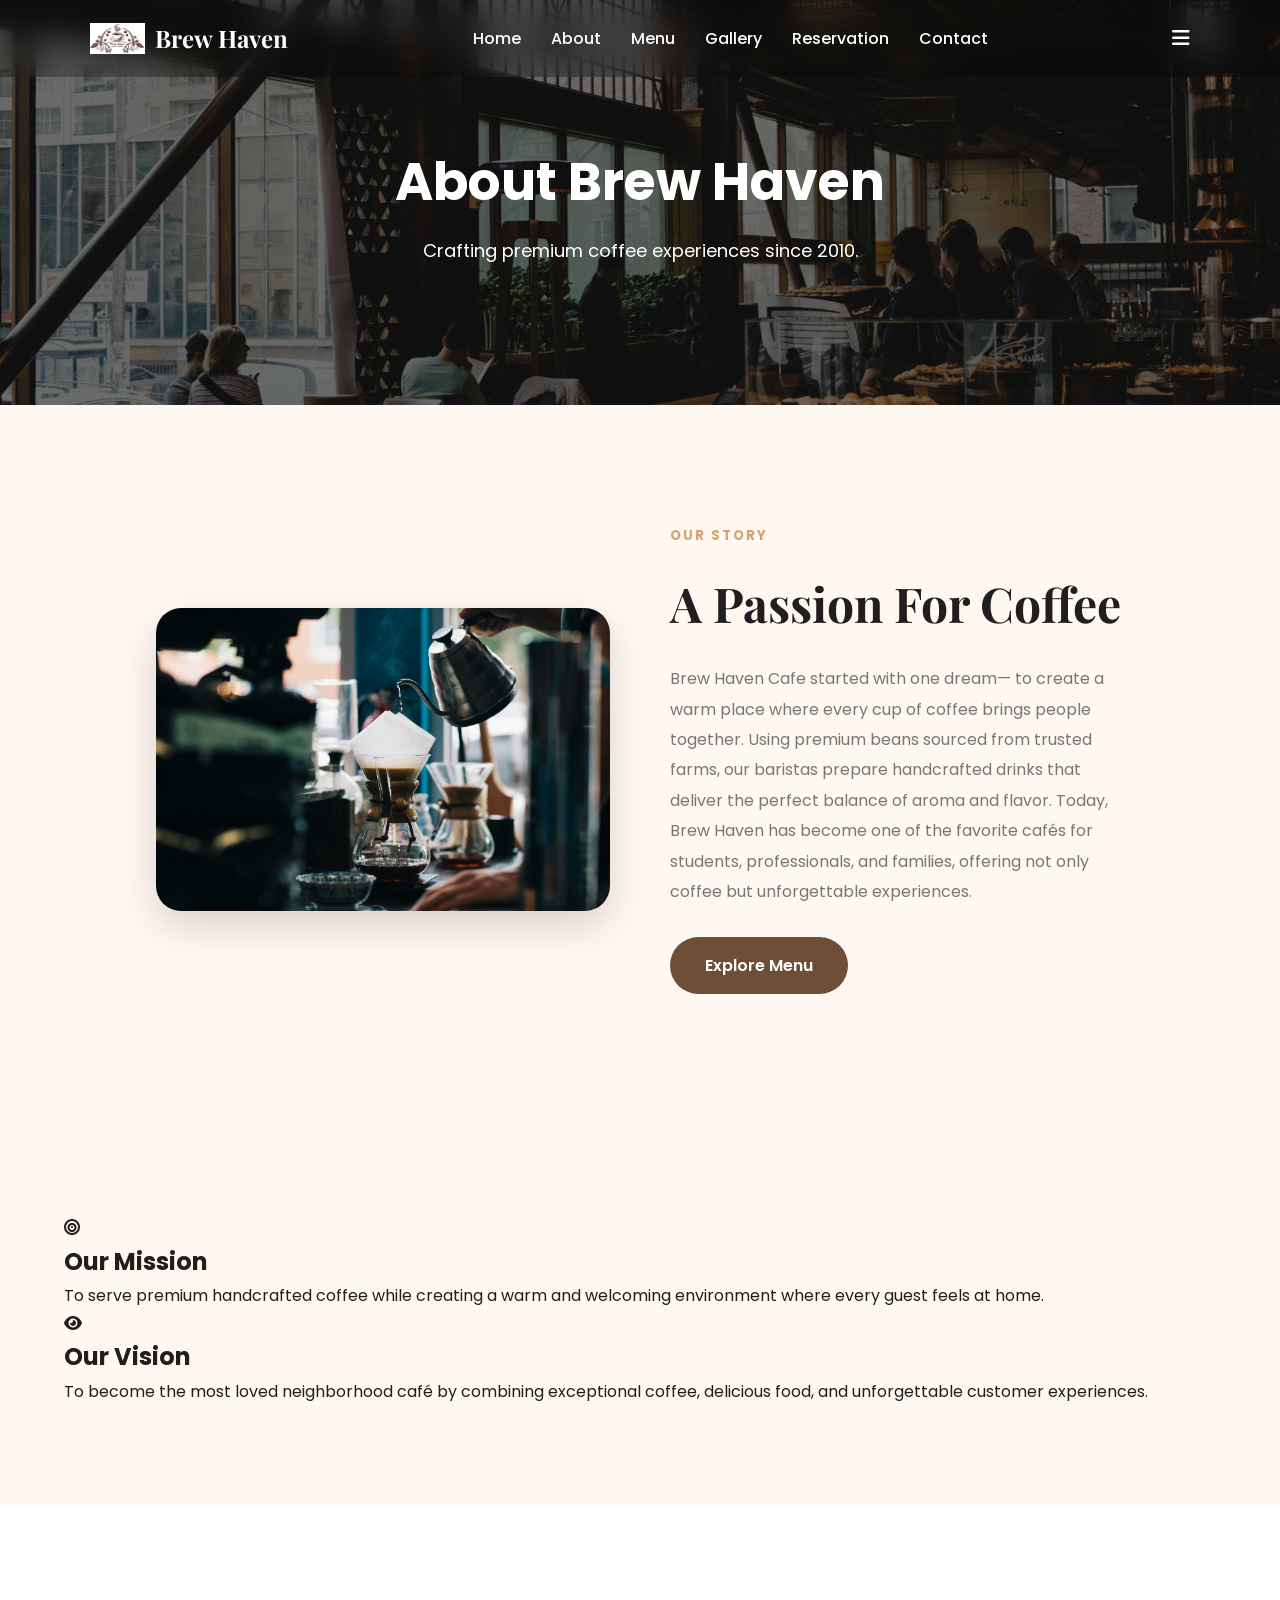
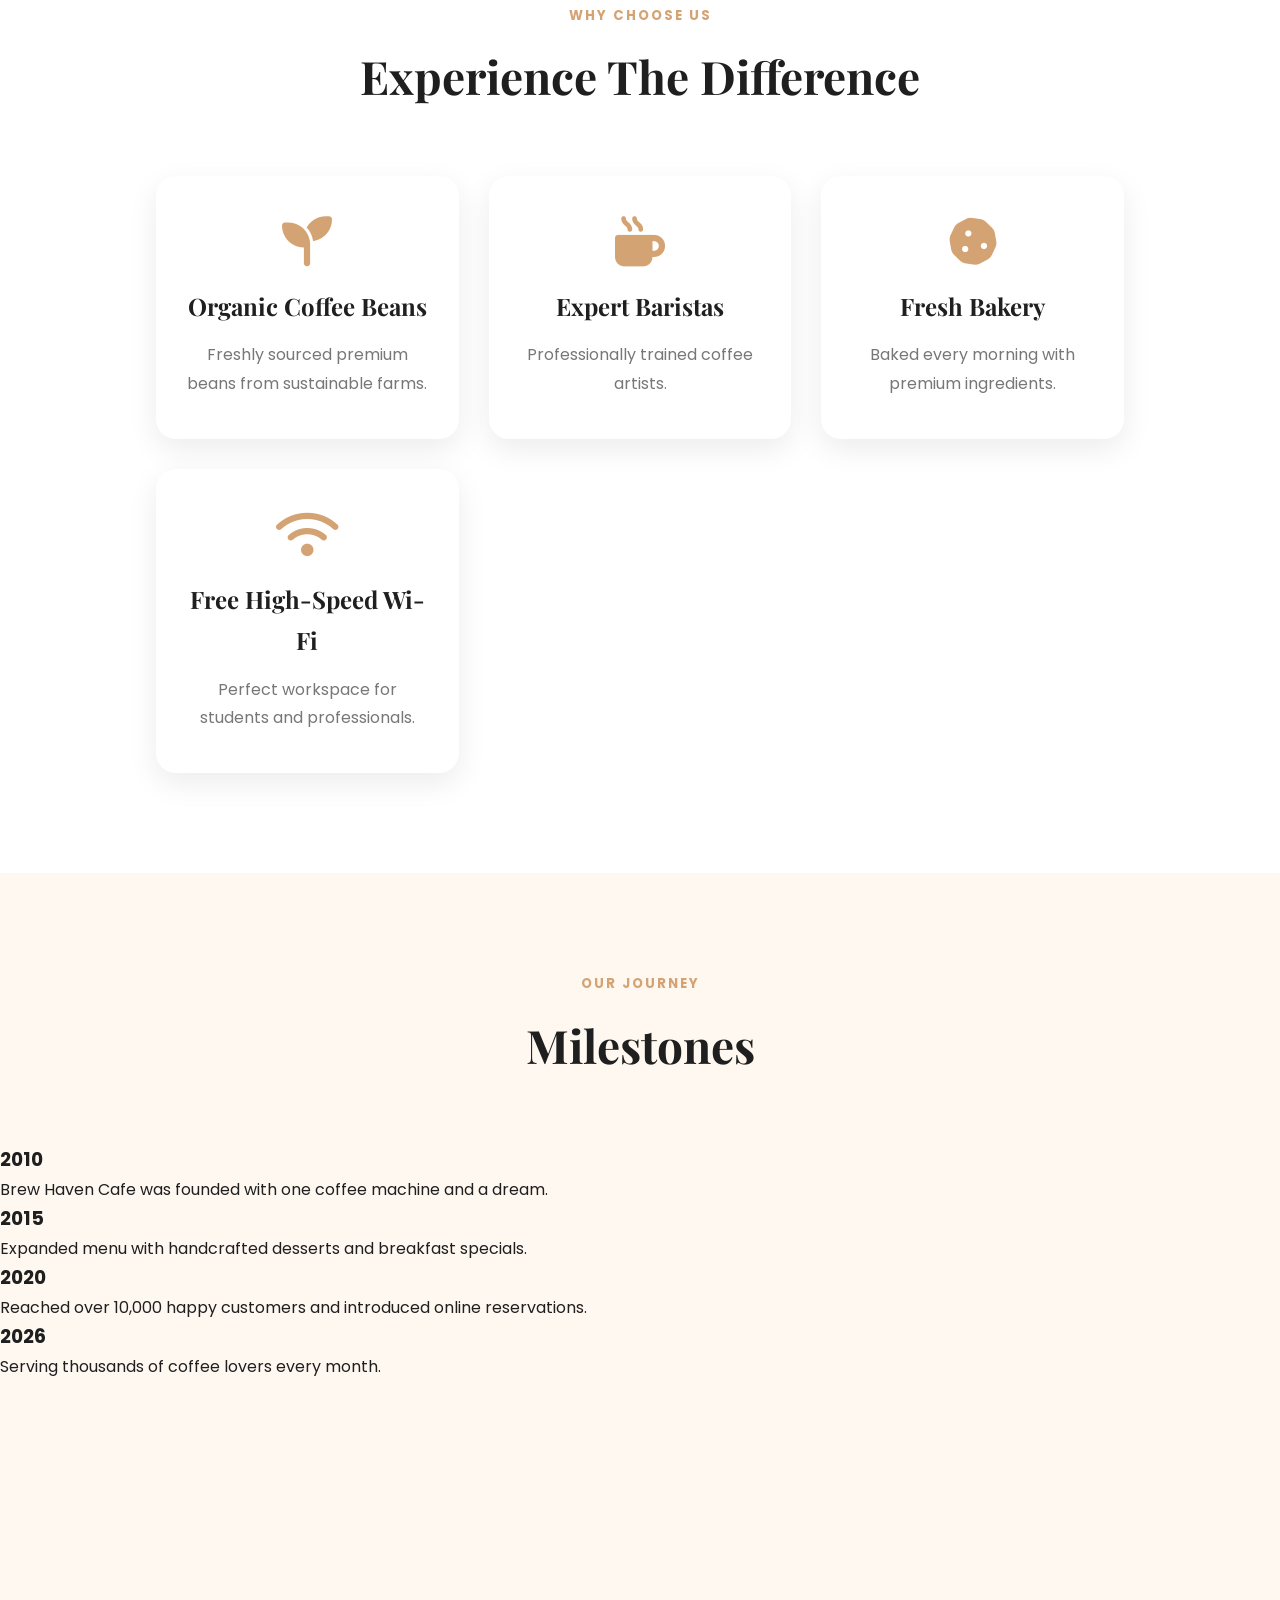
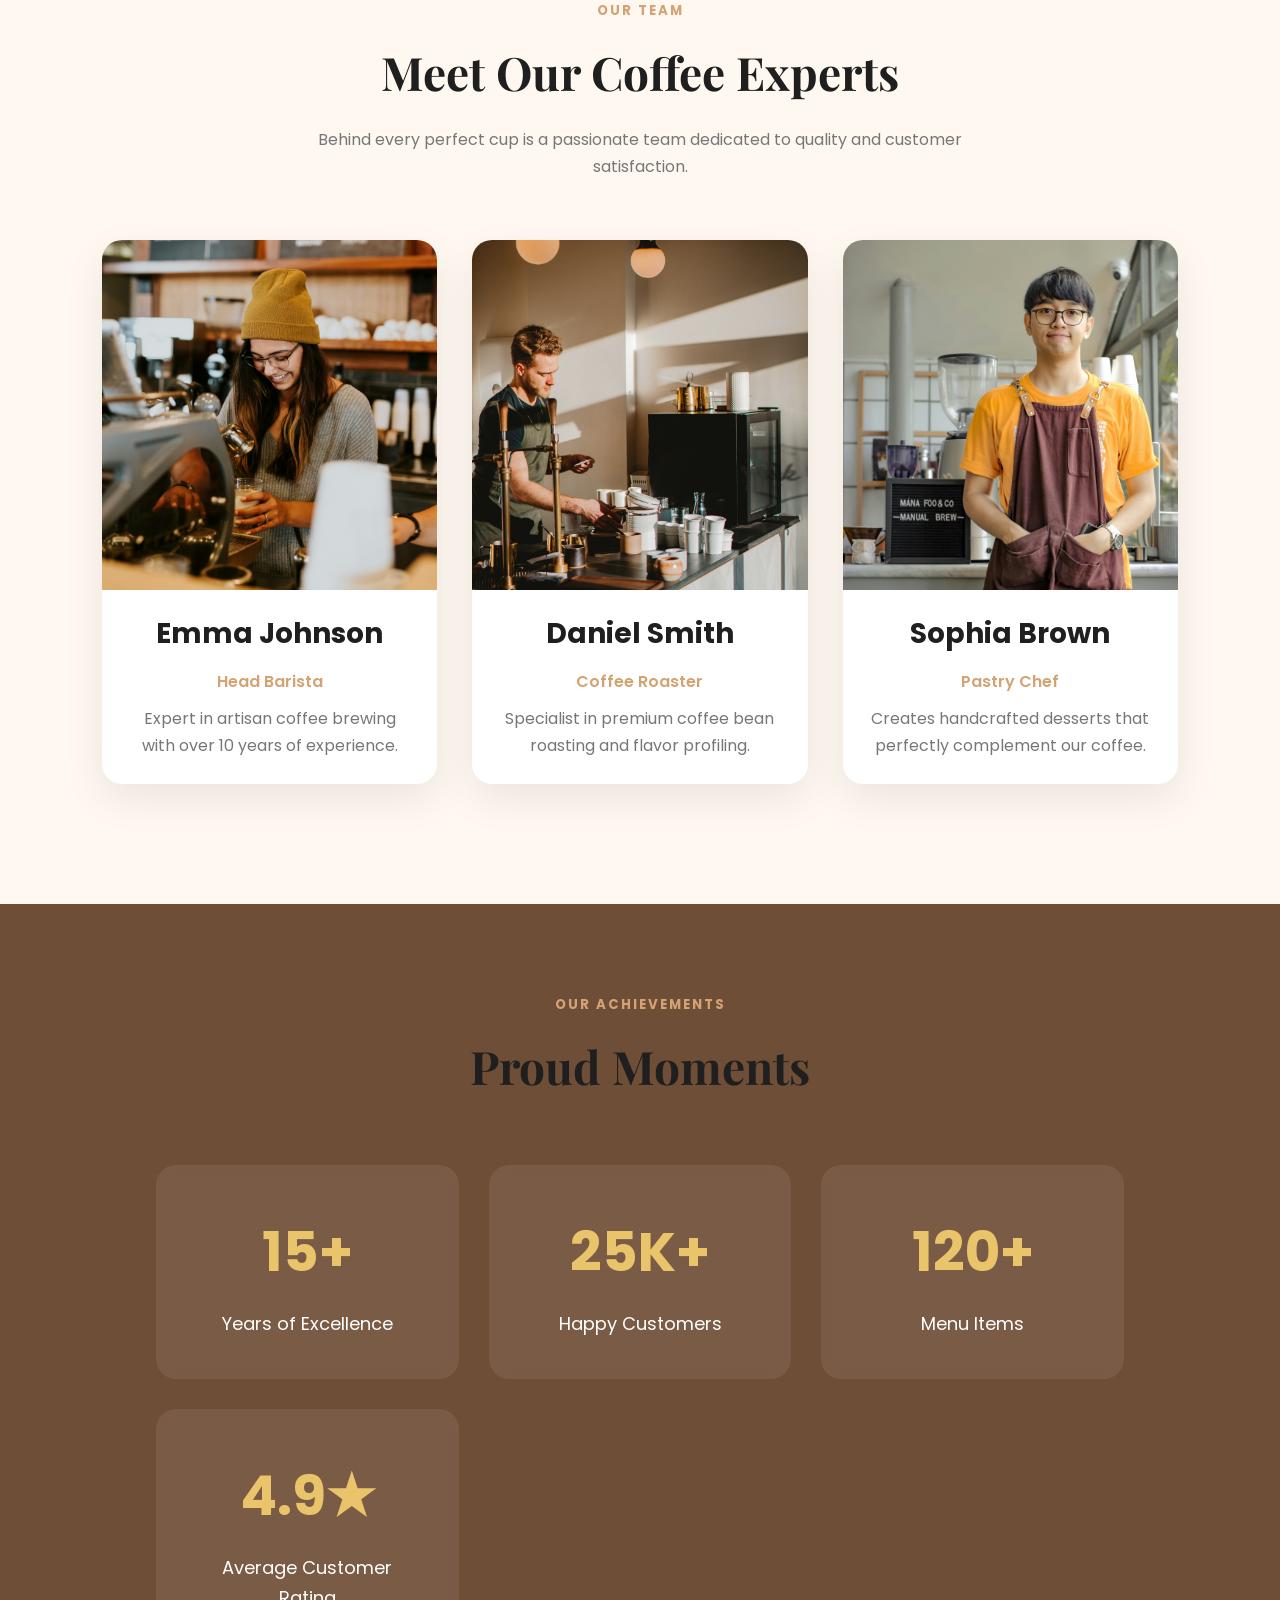
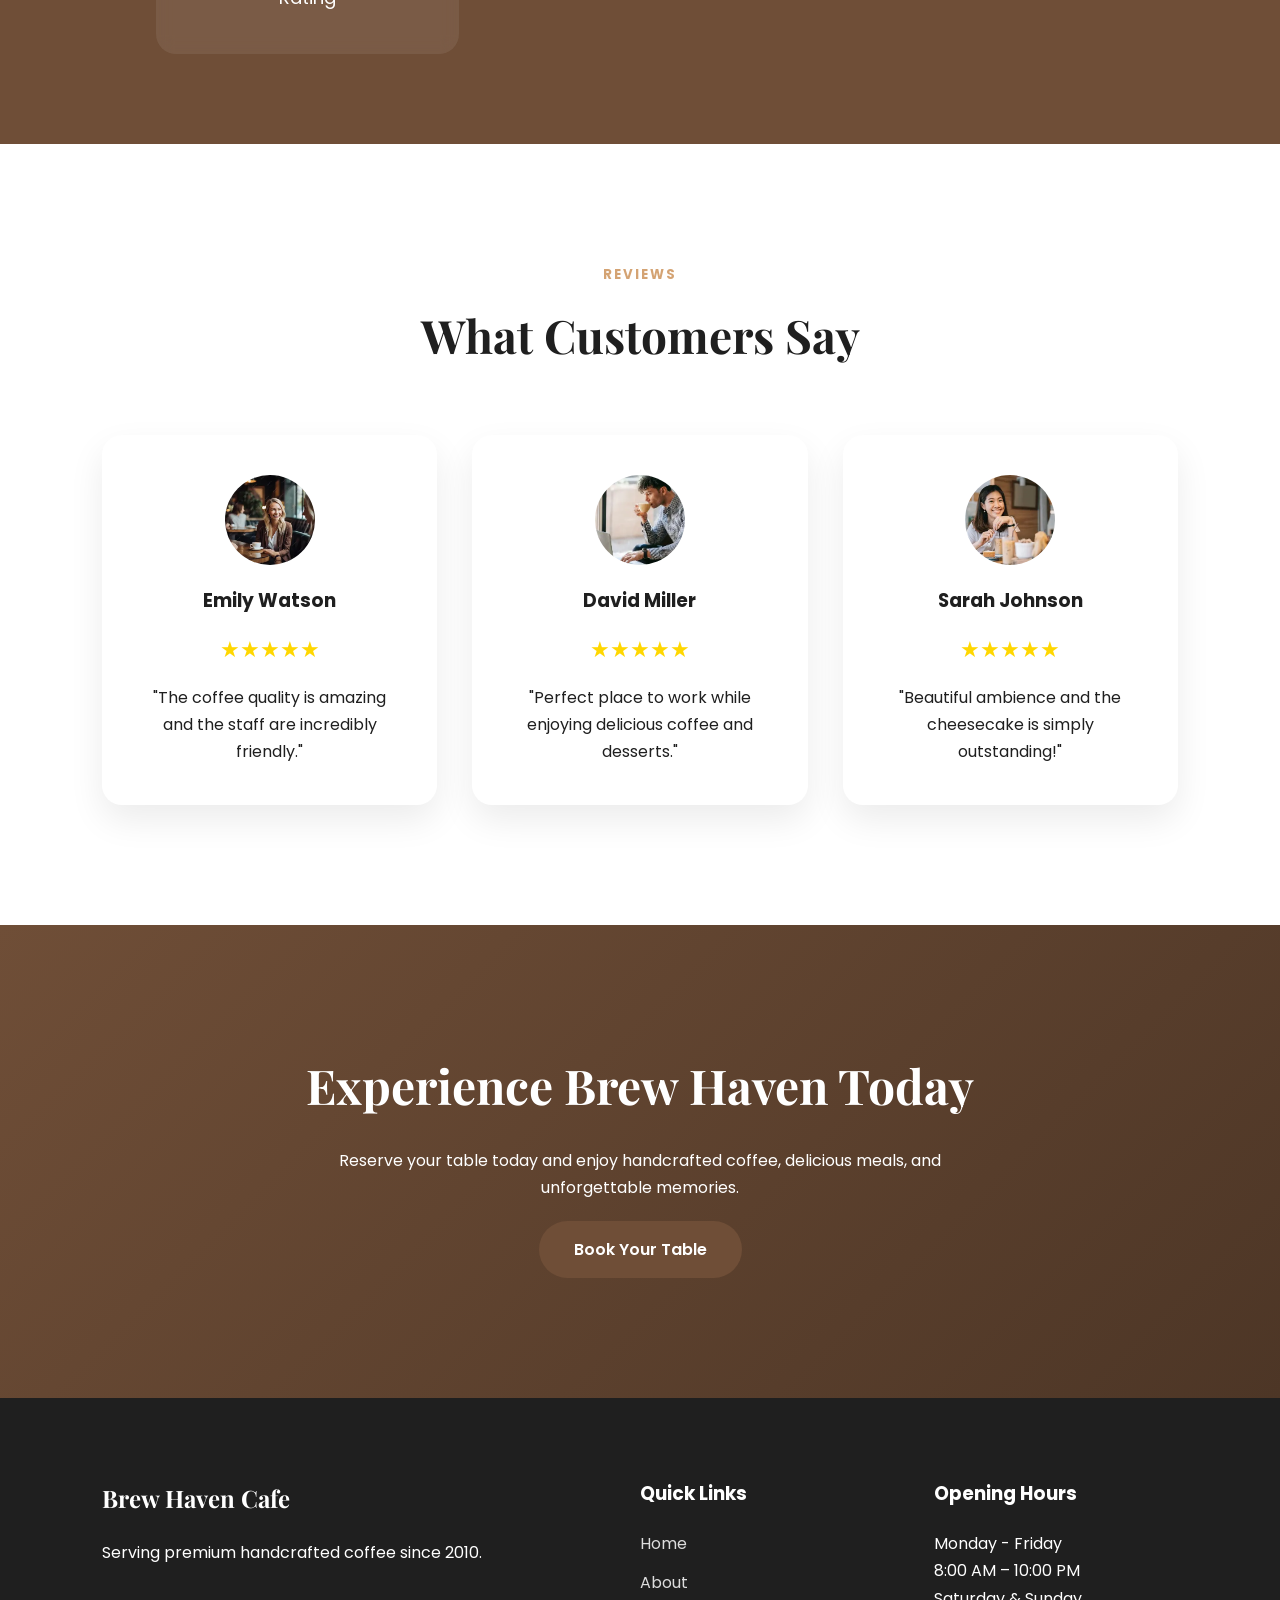
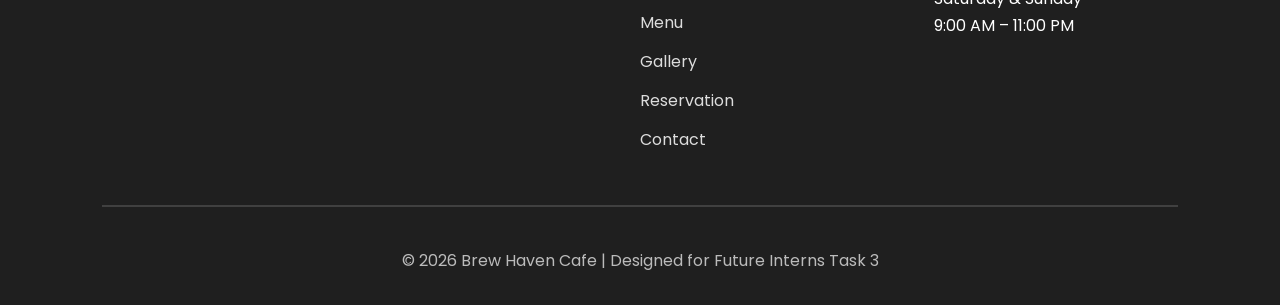
<file: about.html>
<!DOCTYPE html>
<html lang="en">

<head>

<meta charset="UTF-8">

<meta name="viewport"
content="width=device-width, initial-scale=1.0">

<title>About Us | Brew Haven Cafe</title>

<link rel="stylesheet"
href="css/style.css">

<link rel="stylesheet"
href="css/responsive.css">

<link rel="stylesheet"
href="css/animations.css">

<link rel="preconnect"
href="https://fonts.googleapis.com">

<link rel="preconnect"
href="https://fonts.gstatic.com"
crossorigin>

<link href="https://fonts.googleapis.com/css2?family=Poppins:wght@300;400;500;600;700&family=Playfair+Display:wght@700&display=swap"
rel="stylesheet">

<link rel="stylesheet"
href="https://cdnjs.cloudflare.com/ajax/libs/font-awesome/6.5.2/css/all.min.css">

</head>

<body>

<!-- ===================================
HEADER
=================================== -->

<header>

<nav class="navbar">

<div class="logo">

<img src="images/logo.png">

<h2>Brew Haven</h2>

</div>

<ul class="nav-links">

<li><a href="index.html">Home</a></li>

<li><a href="about.html">About</a></li>

<li><a href="menu.html">Menu</a></li>

<li><a href="gallery.html">Gallery</a></li>

<li><a href="reservation.html">Reservation</a></li>

<li><a href="contact.html">Contact</a></li>

</ul>

<div class="nav-icons">

<i class="fas fa-bars"
id="menu-btn"></i>

</div>

</nav>

</header>

<!-- Search Popup -->
<div id="search-box" class="search-box">
    <input type="text" placeholder="Search menu, coffee..." id="search-input">
    <button id="close-search">&times;</button>
</div>

<!-- ===================================
ABOUT HERO
=================================== -->

<section class="page-hero">

<div class="hero-overlay"></div>

<div class="hero-content">

<h1>

About Brew Haven

</h1>

<p>

Crafting premium coffee experiences since 2010.

</p>

</div>

</section>

<!-- ===================================
OUR STORY
=================================== -->

<section class="about-preview">

<div class="container">

<div class="about-image">

<img src="images/about.jpg"
alt="About Cafe">

</div>

<div class="about-text">

<h5>OUR STORY</h5>

<h2>

A Passion For Coffee

</h2>

<p>

Brew Haven Cafe started with one dream—
to create a warm place where every cup of coffee
brings people together.

Using premium beans sourced from trusted farms,
our baristas prepare handcrafted drinks that deliver
the perfect balance of aroma and flavor.

Today, Brew Haven has become one of the favorite
cafés for students, professionals, and families,
offering not only coffee but unforgettable experiences.

</p>

<a href="menu.html"
class="btn">

Explore Menu

</a>

</div>

</div>

</section>
<!-- ===================================
MISSION & VISION
=================================== -->

<section class="mission">

<div class="container">

<div class="mission-card">

<i class="fa-solid fa-bullseye"></i>

<h2>Our Mission</h2>

<p>

To serve premium handcrafted coffee while creating
a warm and welcoming environment where every guest
feels at home.

</p>

</div>

<div class="mission-card">

<i class="fa-solid fa-eye"></i>

<h2>Our Vision</h2>

<p>

To become the most loved neighborhood café by
combining exceptional coffee, delicious food,
and unforgettable customer experiences.

</p>

</div>

</div>

</section>

<!-- ===================================
WHY CHOOSE US
=================================== -->

<section class="features">

<div class="section-title">

<h5>WHY CHOOSE US</h5>

<h2>Experience The Difference</h2>

</div>

<div class="container">

<div class="feature-card">

<i class="fa-solid fa-seedling"></i>

<h3>Organic Coffee Beans</h3>

<p>

Freshly sourced premium beans from sustainable farms.

</p>

</div>

<div class="feature-card">

<i class="fa-solid fa-mug-hot"></i>

<h3>Expert Baristas</h3>

<p>

Professionally trained coffee artists.

</p>

</div>

<div class="feature-card">

<i class="fa-solid fa-cookie"></i>

<h3>Fresh Bakery</h3>

<p>

Baked every morning with premium ingredients.

</p>

</div>

<div class="feature-card">

<i class="fa-solid fa-wifi"></i>

<h3>Free High-Speed Wi-Fi</h3>

<p>

Perfect workspace for students and professionals.

</p>

</div>

</div>

</section>

<!-- ===================================
OUR JOURNEY
=================================== -->

<section class="timeline">

<div class="section-title">

<h5>OUR JOURNEY</h5>

<h2>Milestones</h2>

</div>

<div class="timeline-item">

<h3>2010</h3>

<p>

Brew Haven Cafe was founded with one coffee machine
and a dream.

</p>

</div>

<div class="timeline-item">

<h3>2015</h3>

<p>

Expanded menu with handcrafted desserts
and breakfast specials.

</p>

</div>

<div class="timeline-item">

<h3>2020</h3>

<p>

Reached over 10,000 happy customers
and introduced online reservations.

</p>

</div>

<div class="timeline-item">

<h3>2026</h3>

<p>

Serving thousands of coffee lovers every month.

</p>

</div>

</section>

<!-- ===================================
MEET OUR TEAM
=================================== -->

<section class="baristas">

<div class="section-title">

<h5>OUR TEAM</h5>

<h2>Meet Our Coffee Experts</h2>

<p>

Behind every perfect cup is a passionate team dedicated to quality and customer satisfaction.

</p>

</div>

<div class="barista-grid">

<div class="barista-card">

<img src="images/barista1.jpg" alt="Head Barista">

<h3>Emma Johnson</h3>

<span>Head Barista</span>

<p>

Expert in artisan coffee brewing with over 10 years of experience.

</p>

</div>

<div class="barista-card">

<img src="images/barista2.jpg" alt="Coffee Expert">

<h3>Daniel Smith</h3>

<span>Coffee Roaster</span>

<p>

Specialist in premium coffee bean roasting and flavor profiling.

</p>

</div>

<div class="barista-card">

<img src="images/barista3.jpg" alt="Pastry Chef">

<h3>Sophia Brown</h3>

<span>Pastry Chef</span>

<p>

Creates handcrafted desserts that perfectly complement our coffee.

</p>

</div>

</div>

</section>

<!-- ===================================
AWARDS
=================================== -->

<section class="stats">

<div class="section-title">

<h5>OUR ACHIEVEMENTS</h5>

<h2>Proud Moments</h2>

</div>

<div class="container">

<div class="stat-card">

<h2>15+</h2>

<p>Years of Excellence</p>

</div>

<div class="stat-card">

<h2>25K+</h2>

<p>Happy Customers</p>

</div>

<div class="stat-card">

<h2>120+</h2>

<p>Menu Items</p>

</div>

<div class="stat-card">

<h2>4.9★</h2>

<p>Average Customer Rating</p>

</div>

</div>

</section>

<!-- ===================================
CUSTOMER REVIEW
=================================== -->

<section class="testimonials">

<div class="section-title">

<h5>REVIEWS</h5>

<h2>What Customers Say</h2>

</div>

<div class="testimonial-slider">

<div class="testimonial-card">

<img src="images/customer1.jpg" alt="Customer">

<h3>Emily Watson</h3>

<div class="stars">

★★★★★

</div>

<p>

"The coffee quality is amazing and the staff are incredibly friendly."

</p>

</div>

<div class="testimonial-card">

<img src="images/customer2.jpg" alt="Customer">

<h3>David Miller</h3>

<div class="stars">

★★★★★

</div>

<p>

"Perfect place to work while enjoying delicious coffee and desserts."

</p>

</div>

<div class="testimonial-card">

<img src="images/customer3.jpg" alt="Customer">

<h3>Sarah Johnson</h3>

<div class="stars">

★★★★★

</div>

<p>

"Beautiful ambience and the cheesecake is simply outstanding!"

</p>

</div>

</div>

</section>

<!-- ===================================
CALL TO ACTION
=================================== -->

<section class="newsletter">

<div class="newsletter-content">

<h2>

Experience Brew Haven Today

</h2>

<p>

Reserve your table today and enjoy handcrafted coffee, delicious meals, and unforgettable memories.

</p>

<a href="reservation.html" class="btn">

Book Your Table

</a>

</div>

</section>

<!-- ===================================
FOOTER
=================================== -->

<footer>

<div class="footer-grid">

<div>

<h2>Brew Haven Cafe</h2>

<p>

Serving premium handcrafted coffee since 2010.

</p>

</div>

<div>

<h3>Quick Links</h3>

<a href="index.html">Home</a>

<a href="about.html">About</a>

<a href="menu.html">Menu</a>

<a href="gallery.html">Gallery</a>

<a href="reservation.html">Reservation</a>

<a href="contact.html">Contact</a>

</div>

<div>

<h3>Opening Hours</h3>

<p>Monday - Friday</p>

<p>8:00 AM – 10:00 PM</p>

<p>Saturday & Sunday</p>

<p>9:00 AM – 11:00 PM</p>

</div>

</div>

<hr>

<p class="copyright">

© 2026 Brew Haven Cafe | Designed for Future Interns Task 3

</p>

</footer>

<script src="js/script.js"></script>

</body>

</html>
</file>
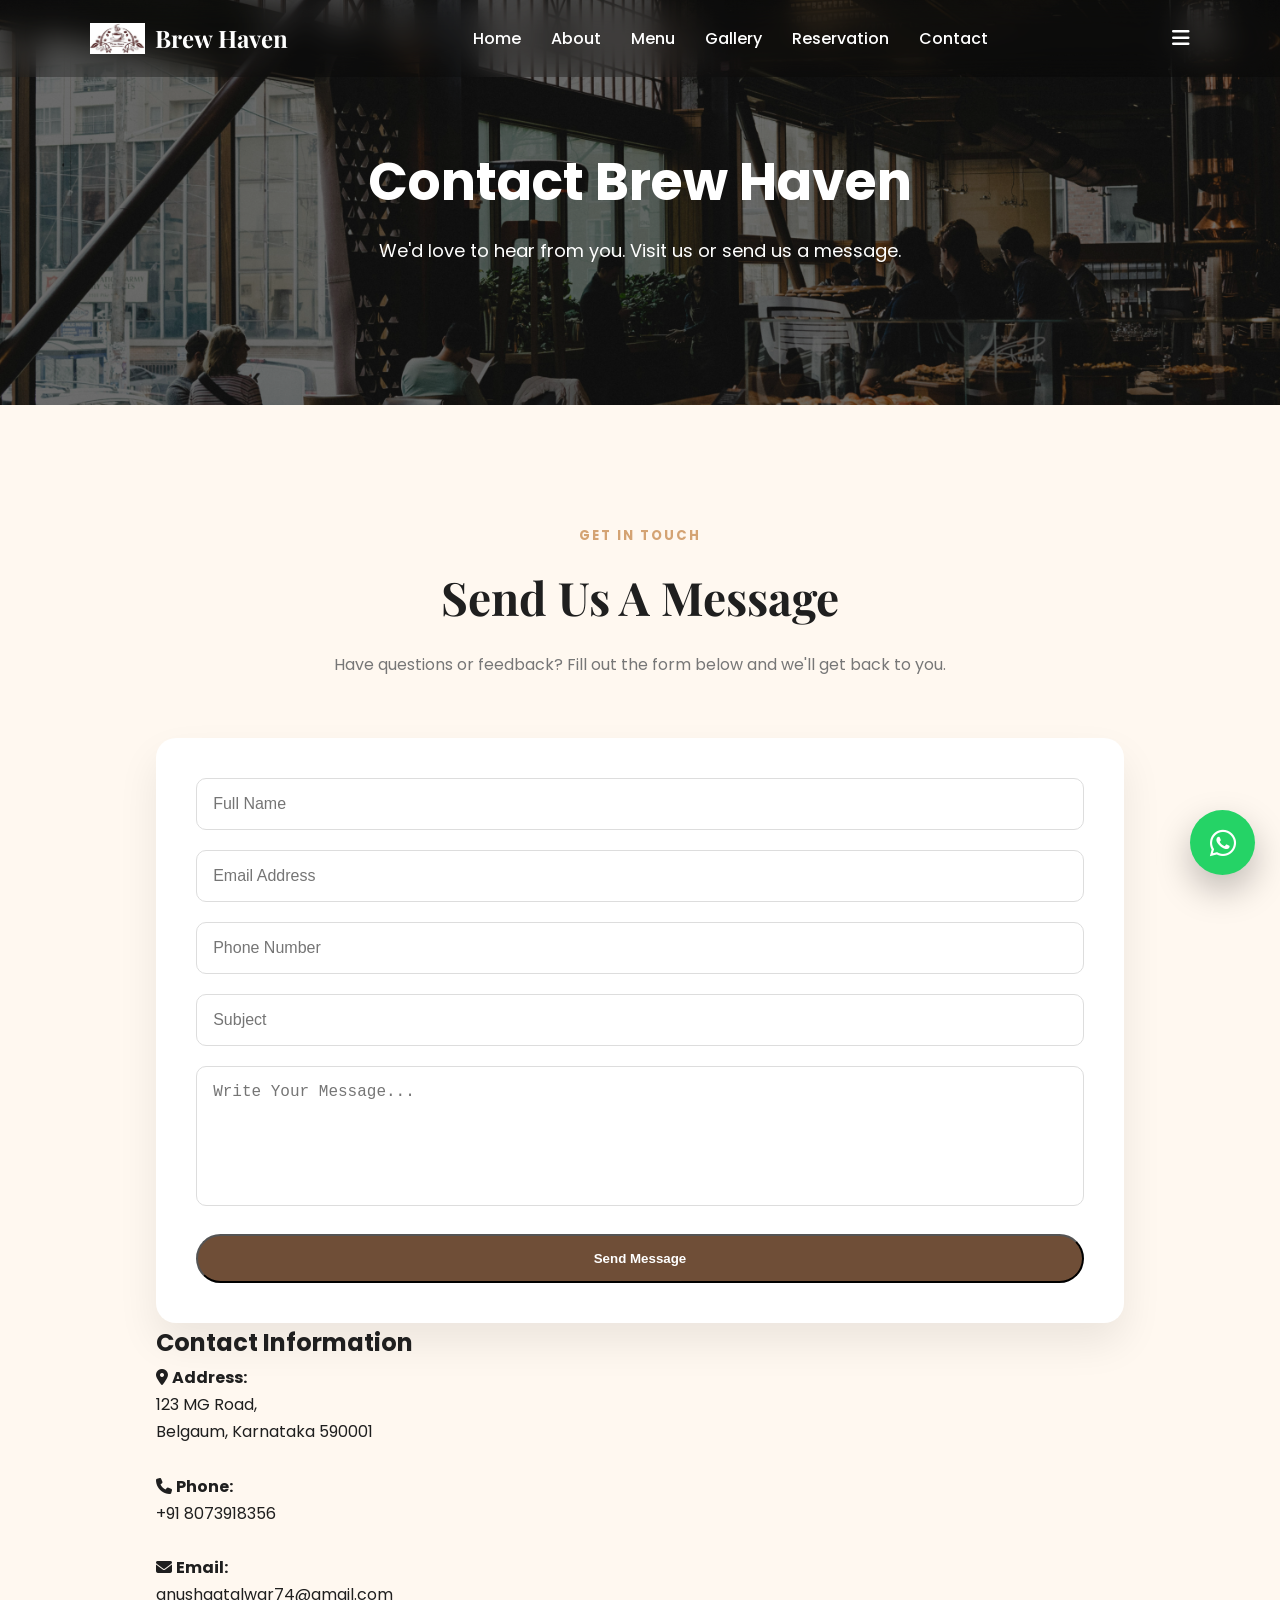
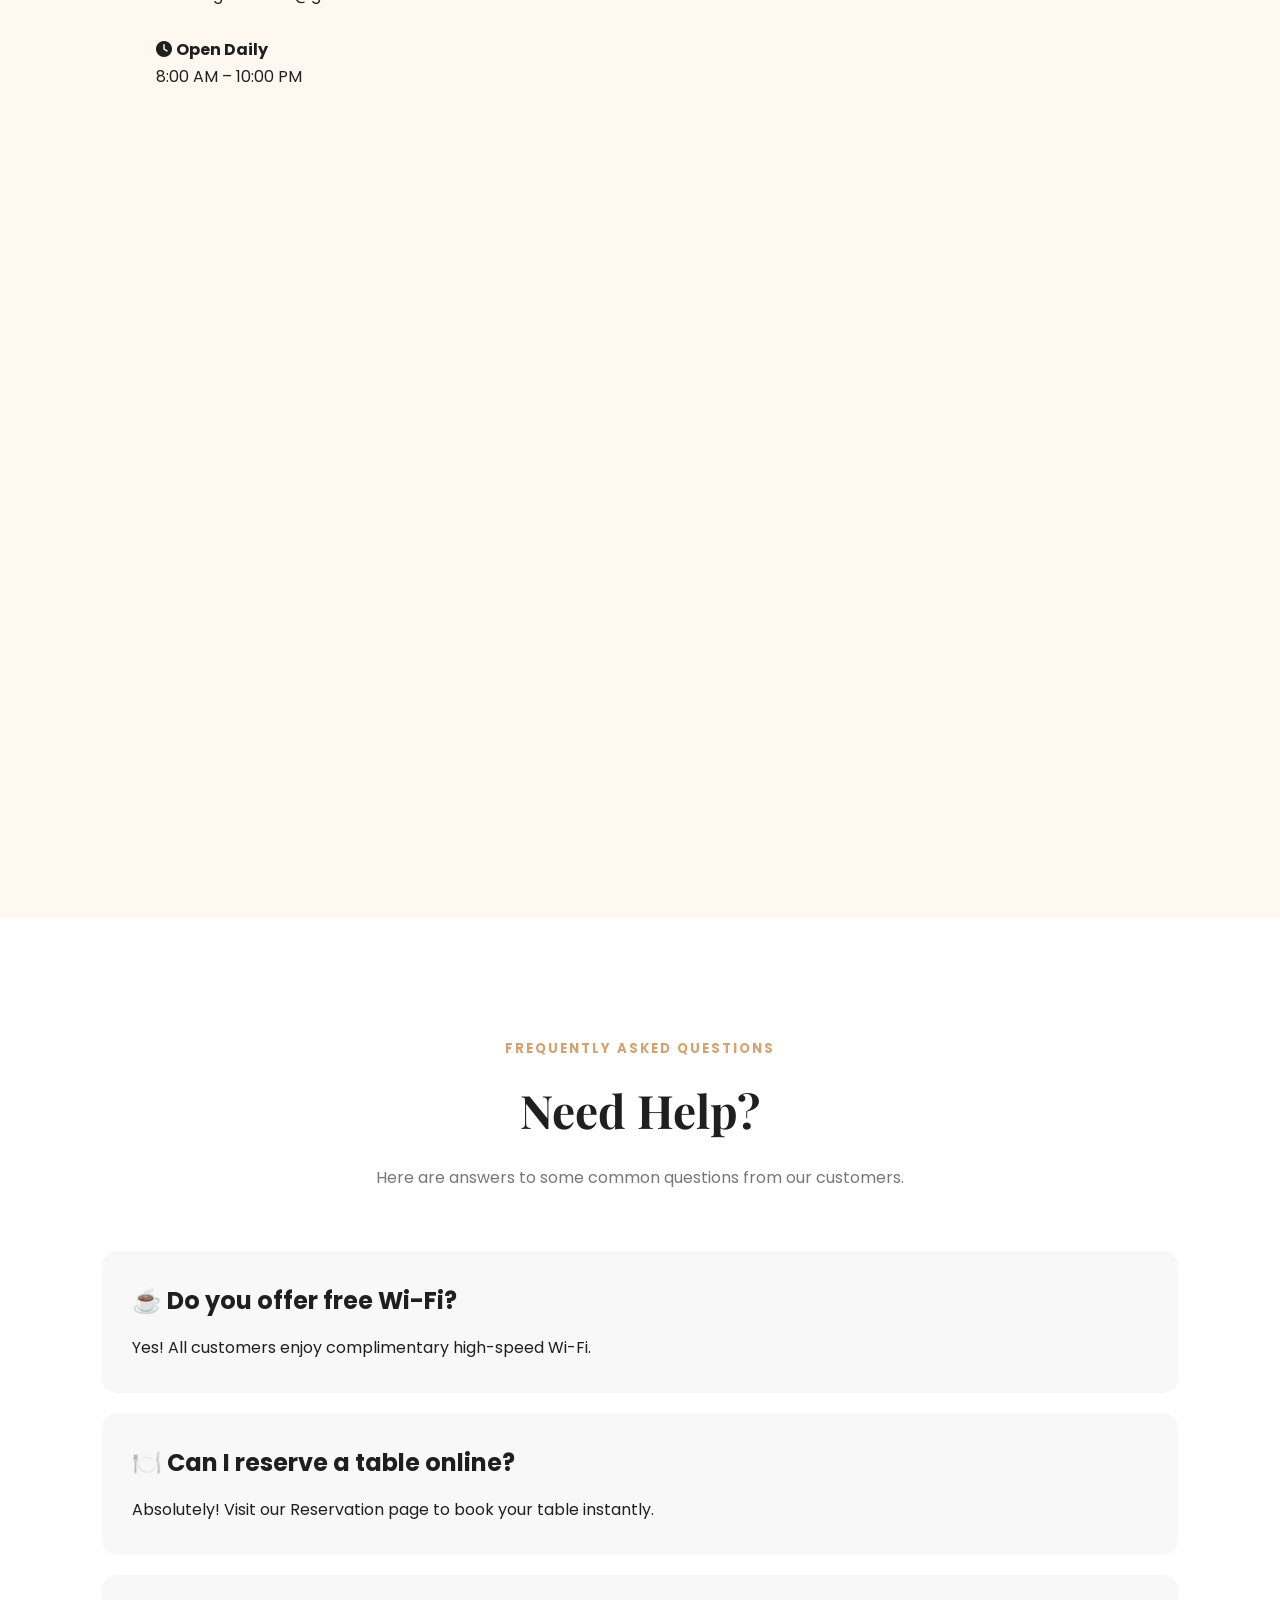
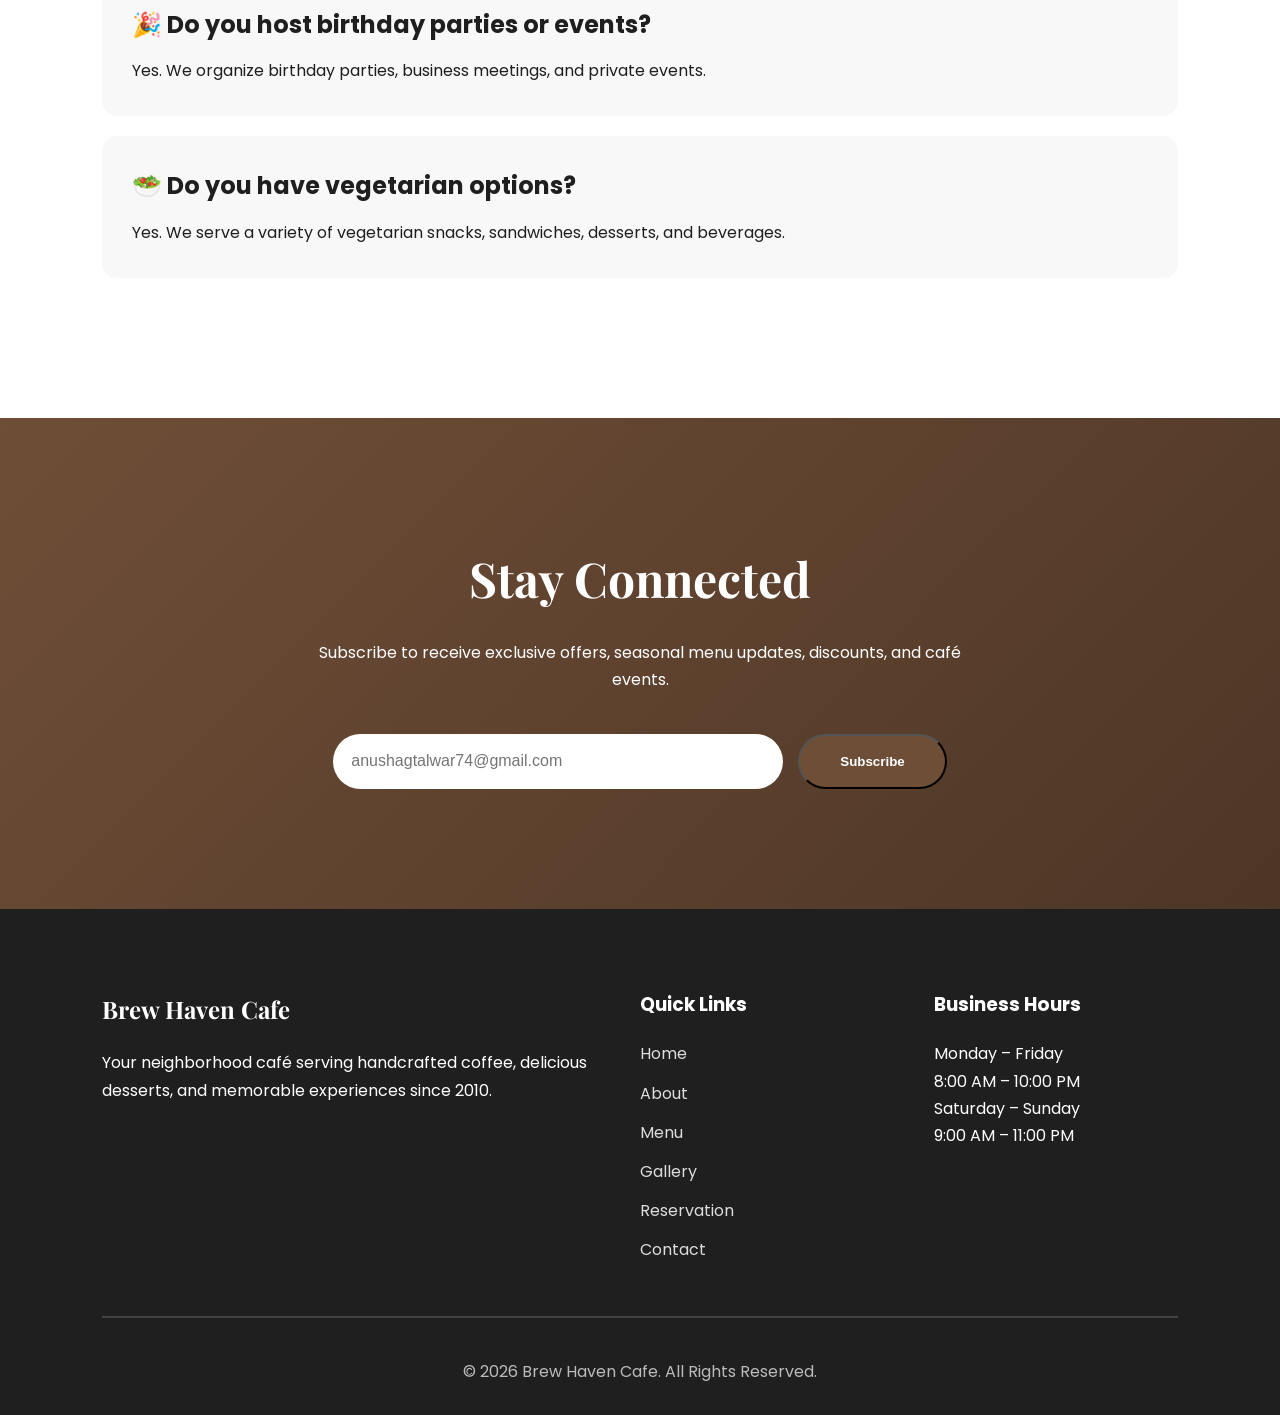
<file: contact.html>
<!DOCTYPE html>
<html lang="en">

<head>

<meta charset="UTF-8">

<meta name="viewport" content="width=device-width, initial-scale=1.0">

<title>Contact Us | Brew Haven Cafe</title>

<link rel="stylesheet" href="css/style.css">

<link rel="stylesheet" href="css/responsive.css">

<link rel="stylesheet" href="css/animations.css">

<link href="https://fonts.googleapis.com/css2?family=Poppins:wght@300;400;500;600;700&family=Playfair+Display:wght@700&display=swap" rel="stylesheet">

<link rel="stylesheet" href="https://cdnjs.cloudflare.com/ajax/libs/font-awesome/6.5.2/css/all.min.css">

</head>

<body>

<!-- ===================================
HEADER
=================================== -->

<header>

<nav class="navbar">

<div class="logo">

<img src="images/logo.png" alt="Logo">

<h2>Brew Haven</h2>

</div>

<ul class="nav-links">

<li><a href="index.html">Home</a></li>

<li><a href="about.html">About</a></li>

<li><a href="menu.html">Menu</a></li>

<li><a href="gallery.html">Gallery</a></li>

<li><a href="reservation.html">Reservation</a></li>

<li><a href="contact.html" class="active">Contact</a></li>

</ul>

<div class="nav-icons">

<i class="fas fa-bars" id="menu-btn"></i>

</div>

</nav>

</header>
<!-- Search Popup -->
<div id="search-box" class="search-box">
    <input type="text" placeholder="Search menu, coffee..." id="search-input">
    <button id="close-search">&times;</button>
</div>

<!-- ===================================
PAGE HERO
=================================== -->

<section class="page-hero">

<div class="hero-overlay"></div>

<div class="hero-content">

<h1>Contact Brew Haven</h1>

<p>

We'd love to hear from you. Visit us or send us a message.

</p>

</div>

</section>

<!-- ===================================
CONTACT FORM
=================================== -->

<section class="contact-preview">

<div class="section-title">

<h5>GET IN TOUCH</h5>

<h2>Send Us A Message</h2>

<p>

Have questions or feedback? Fill out the form below and we'll get back to you.

</p>

</div>

<div class="container">

<div class="reservation-form">

<form>

<input type="text" placeholder="Full Name" required>

<input type="email" placeholder="Email Address" required>

<input type="tel" placeholder="Phone Number">

<input type="text" placeholder="Subject">

<textarea placeholder="Write Your Message..." required></textarea>

<button class="btn">

Send Message

</button>

</form>

</div>

<div class="reservation-info">

<h2>Contact Information</h2>

<p>

<i class="fa-solid fa-location-dot"></i>

<strong> Address:</strong><br>

123 MG Road,<br>

Belgaum, Karnataka 590001

</p>

<br>

<p>

<i class="fa-solid fa-phone"></i>

<strong> Phone:</strong><br>

+91 8073918356

</p>

<br>

<p>

<i class="fa-solid fa-envelope"></i>

<strong> Email:</strong><br>

anushagtalwar74@gmail.com

</p>

<br>

<p>

<i class="fa-solid fa-clock"></i>

<strong> Open Daily</strong><br>

8:00 AM – 10:00 PM

</p>

</div>

</div>

</section>

<!-- ===================================
GOOGLE MAP
=================================== -->

<section class="map">

<iframe
src="https://www.google.com/maps?q=MG%20Road%20Belagavi&output=embed"
width="100%"
height="450"
style="border:0;"
allowfullscreen=""
loading="lazy">
</iframe>

</section>

<!-- ===================================
FAQ SECTION
=================================== -->

<section class="faq">

<div class="section-title">

<h5>FREQUENTLY ASKED QUESTIONS</h5>

<h2>Need Help?</h2>

<p>

Here are answers to some common questions from our customers.

</p>

</div>

<div class="faq-container">

<div class="faq-item">

<h3>☕ Do you offer free Wi-Fi?</h3>

<p>

Yes! All customers enjoy complimentary high-speed Wi-Fi.

</p>

</div>

<div class="faq-item">

<h3>🍽️ Can I reserve a table online?</h3>

<p>

Absolutely! Visit our Reservation page to book your table instantly.

</p>

</div>

<div class="faq-item">

<h3>🎉 Do you host birthday parties or events?</h3>

<p>

Yes. We organize birthday parties, business meetings, and private events.

</p>

</div>

<div class="faq-item">

<h3>🥗 Do you have vegetarian options?</h3>

<p>

Yes. We serve a variety of vegetarian snacks, sandwiches, desserts, and beverages.

</p>

</div>

</div>

</section>

<!-- ===================================
NEWSLETTER
=================================== -->

<section class="newsletter">

<div class="newsletter-content">

<h2>

Stay Connected

</h2>

<p>

Subscribe to receive exclusive offers, seasonal menu updates, discounts, and café events.

</p>

<form>

<input
type="email"
placeholder="anushagtalwar74@gmail.com"
required>

<button class="btn">

Subscribe

</button>

</form>

</div>

</section>

<!-- ===================================
WHATSAPP BUTTON
=================================== -->

<a href="https://wa.me/8073918356"

class="whatsapp"

target="_blank">

<i class="fab fa-whatsapp"></i>

</a>

<!-- ===================================
FOOTER
=================================== -->

<footer>

<div class="footer-grid">

<div>

<h2>Brew Haven Cafe</h2>

<p>

Your neighborhood café serving handcrafted coffee, delicious desserts, and memorable experiences since 2010.

</p>

</div>

<div>

<h3>Quick Links</h3>

<a href="index.html">Home</a>

<a href="about.html">About</a>

<a href="menu.html">Menu</a>

<a href="gallery.html">Gallery</a>

<a href="reservation.html">Reservation</a>

<a href="contact.html">Contact</a>

</div>

<div>

<h3>Business Hours</h3>

<p>Monday – Friday</p>

<p>8:00 AM – 10:00 PM</p>

<p>Saturday – Sunday</p>

<p>9:00 AM – 11:00 PM</p>

</div>

</div>

<hr>

<p class="copyright">

© 2026 Brew Haven Cafe. All Rights Reserved.

</p>

</footer>

<script src="js/script.js"></script>

<script src="js/slider.js"></script>

<script src="js/filter.js"></script>

<script src="js/reservation.js"></script>

</body>

</html>
</file>
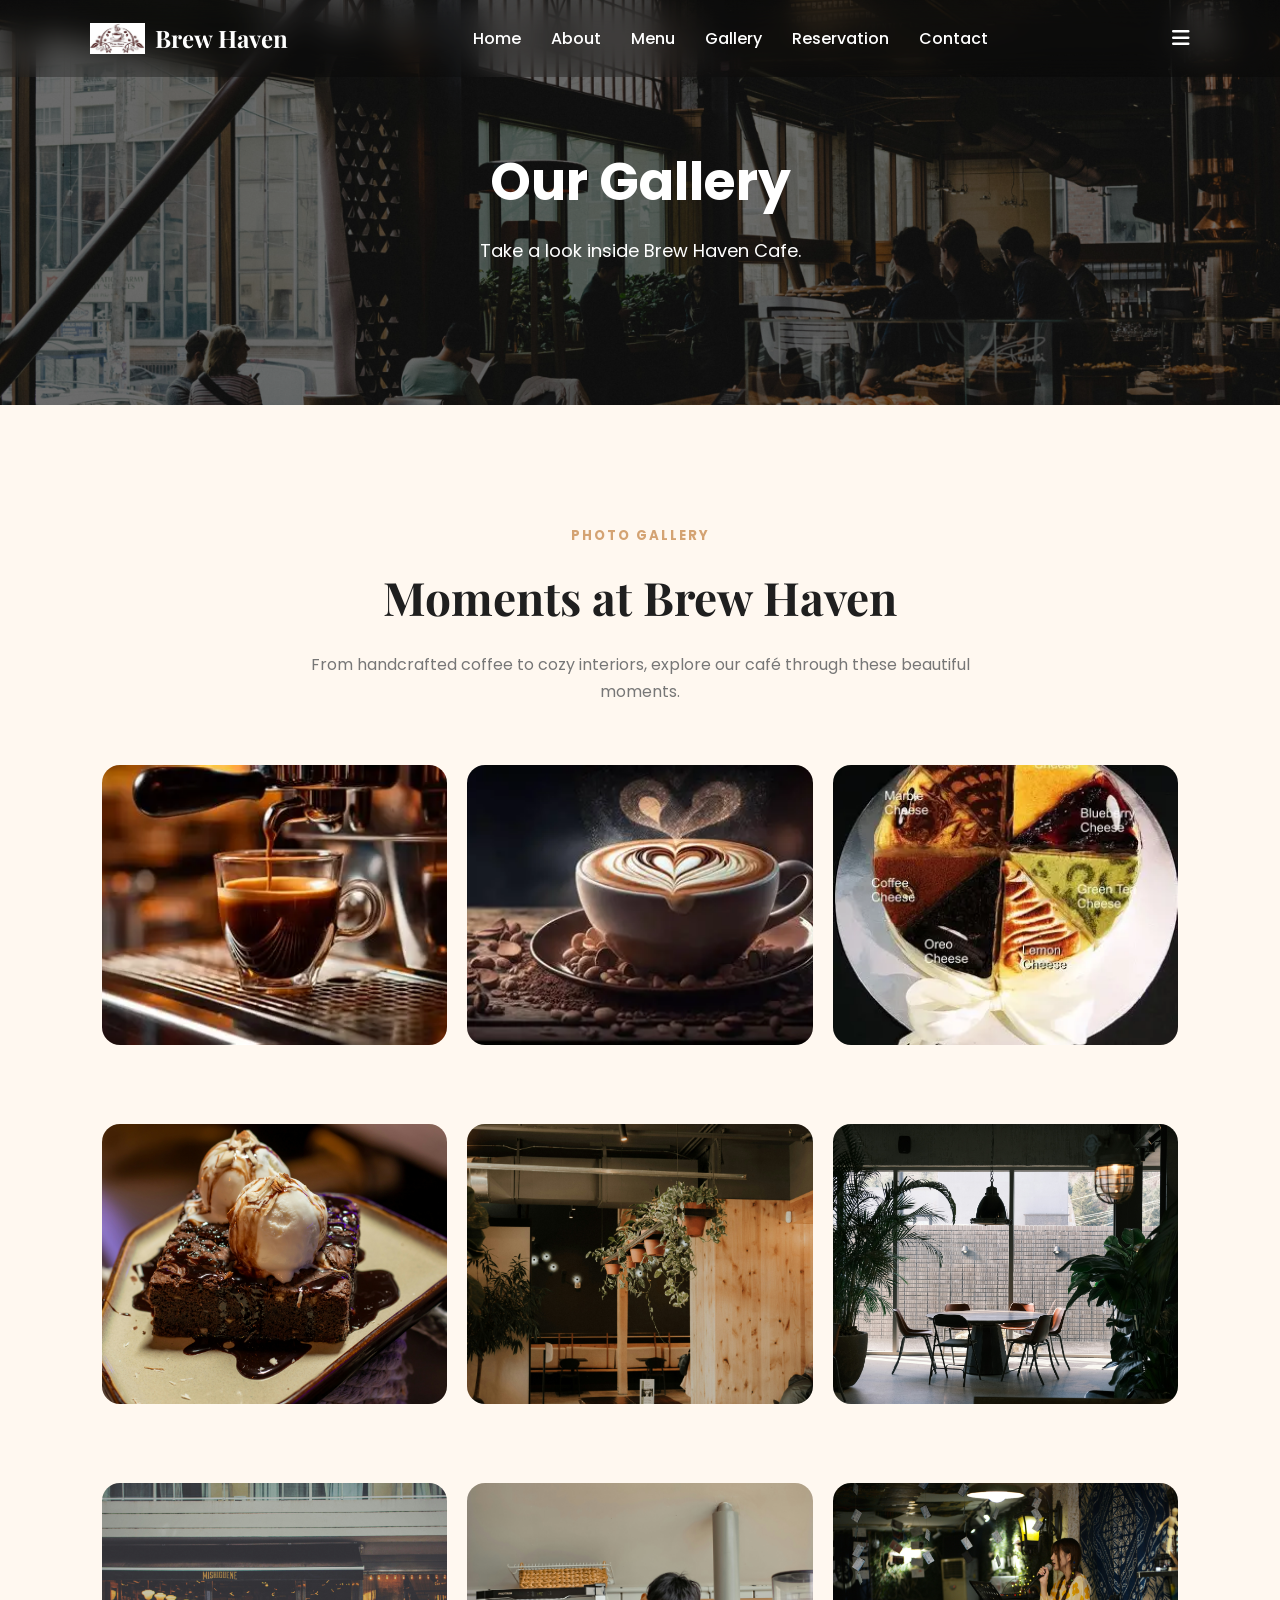
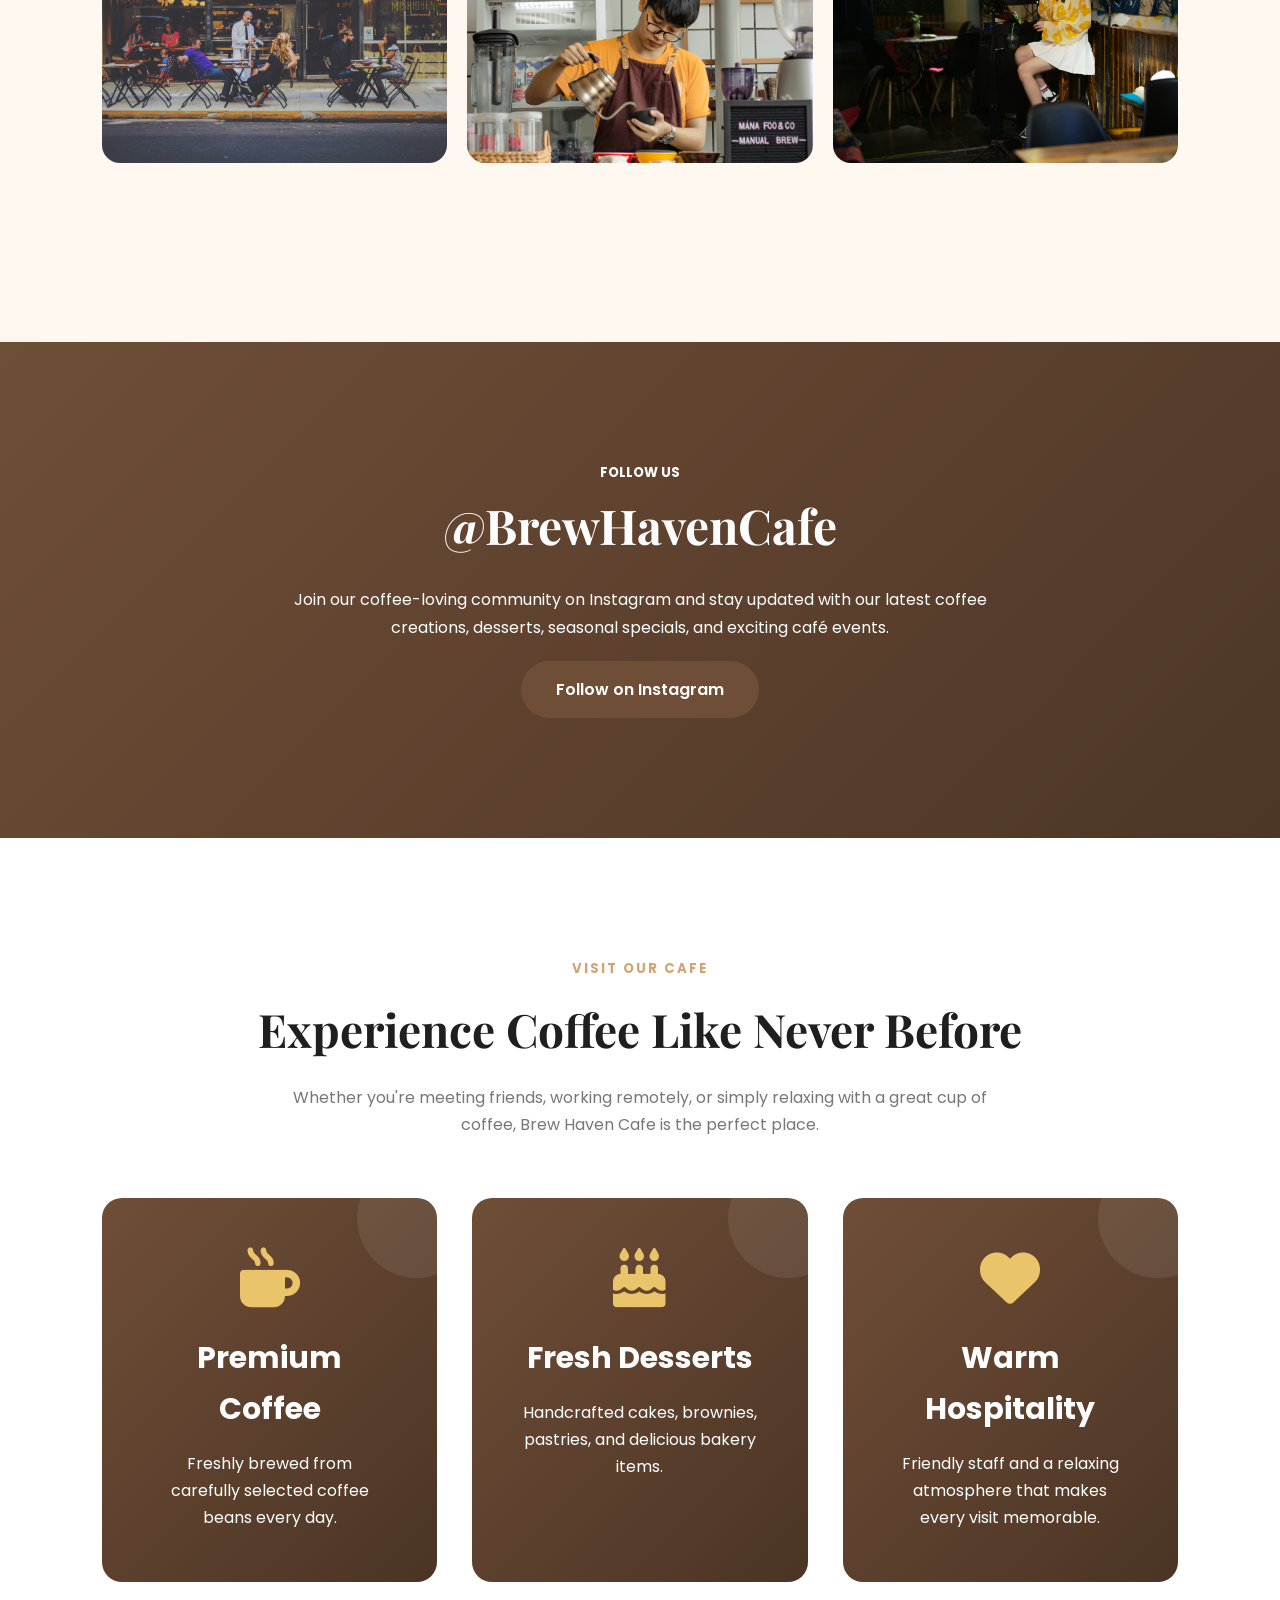
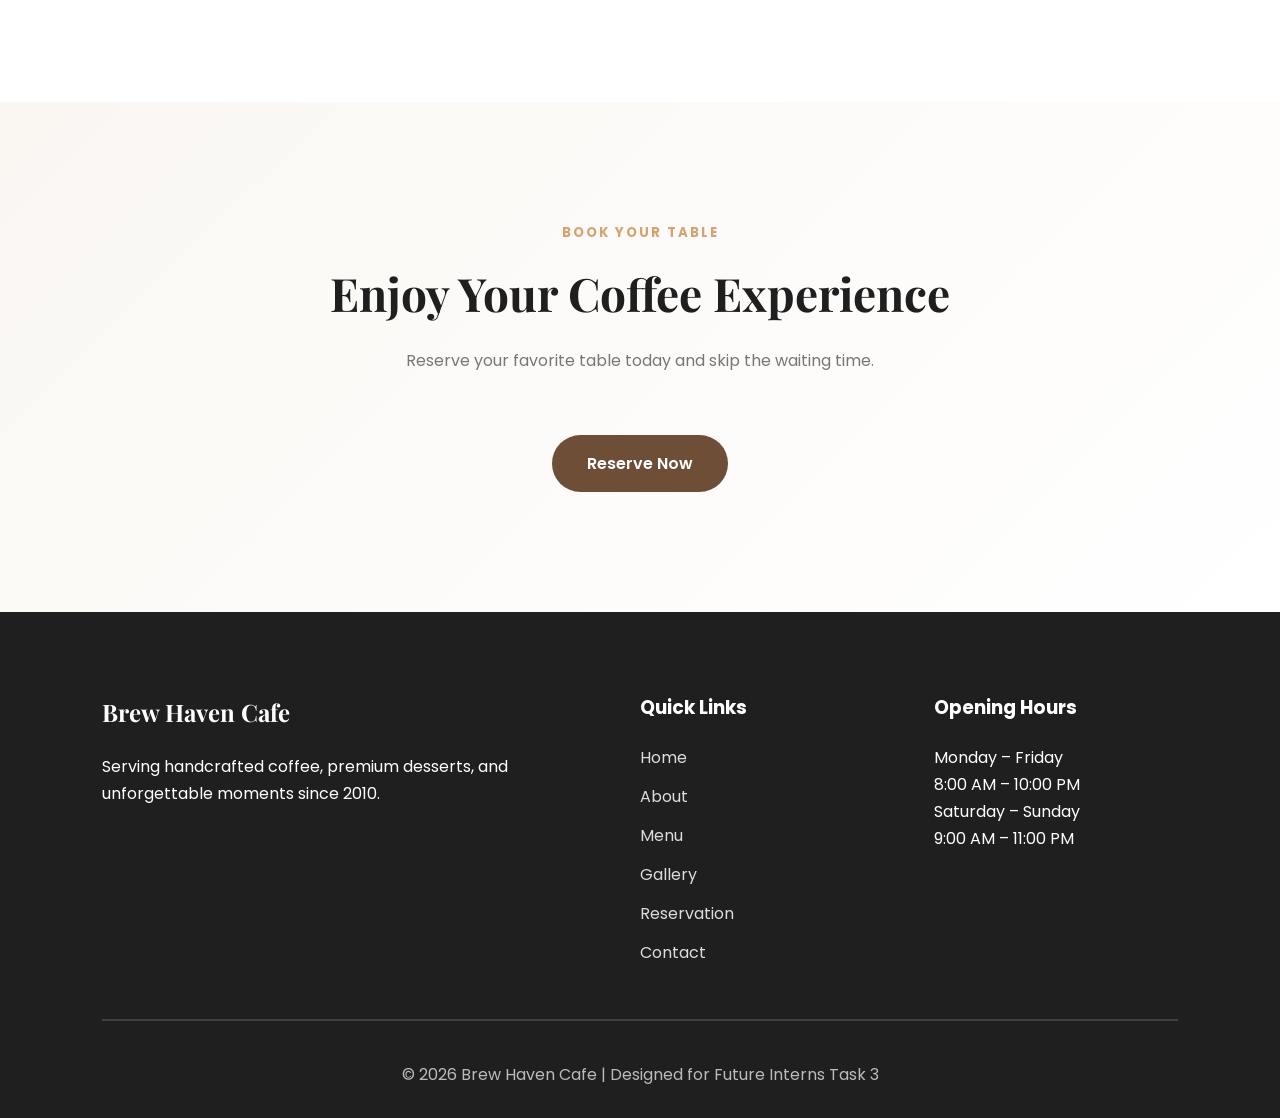
<file: gallery.html>
<!DOCTYPE html>
<html lang="en">

<head>

<meta charset="UTF-8">

<meta name="viewport"
content="width=device-width, initial-scale=1.0">

<title>Gallery | Brew Haven Cafe</title>

<link rel="stylesheet"
href="css/style.css">

<link rel="stylesheet"
href="css/responsive.css">

<link rel="stylesheet"
href="css/animations.css">

<link href="https://fonts.googleapis.com/css2?family=Poppins:wght@300;400;500;600;700&family=Playfair+Display:wght@700&display=swap"
rel="stylesheet">

<link rel="stylesheet"
href="https://cdnjs.cloudflare.com/ajax/libs/font-awesome/6.5.2/css/all.min.css">

</head>

<body>

<!-- ===================================
HEADER
=================================== -->

<header>

<nav class="navbar">

<div class="logo">

<img src="images/logo.png" alt="Logo">

<h2>Brew Haven</h2>

</div>

<ul class="nav-links">

<li><a href="index.html">Home</a></li>

<li><a href="about.html">About</a></li>

<li><a href="menu.html">Menu</a></li>

<li><a href="gallery.html" class="active">Gallery</a></li>

<li><a href="reservation.html">Reservation</a></li>

<li><a href="contact.html">Contact</a></li>

</ul>

<div class="nav-icons">

<i class="fas fa-bars" id="menu-btn"></i>

</div>

</nav>

</header>
<!-- Search Popup -->
<div id="search-box" class="search-box">
    <input type="text" placeholder="Search menu, coffee..." id="search-input">
    <button id="close-search">&times;</button>
</div>

<!-- ===================================
PAGE HERO
=================================== -->

<section class="page-hero">

<div class="hero-overlay"></div>

<div class="hero-content">

<h1>Our Gallery</h1>

<p>

Take a look inside Brew Haven Cafe.

</p>

</div>

</section>

<!-- ===================================
PHOTO GALLERY
=================================== -->

<section class="gallery-preview">

<div class="section-title">

<h5>PHOTO GALLERY</h5>

<h2>Moments at Brew Haven</h2>

<p>

From handcrafted coffee to cozy interiors, explore our café through these beautiful moments.

</p>

</div>

<div class="gallery-grid">
    <!-- ===================================
GALLERY IMAGES
=================================== -->

<div class="gallery-item">

<img src="images/gallery/coffee1.jpg"
alt="Espresso Coffee">

<div class="gallery-overlay">

<h3>Premium Espresso</h3>

<p>Freshly brewed every morning.</p>

</div>

</div>

<div class="gallery-item">

<img src="images/gallery/coffee2.jpg"
alt="Latte Art">

<div class="gallery-overlay">

<h3>Latte Art</h3>

<p>Beautiful handcrafted coffee.</p>

</div>

</div>

<div class="gallery-item">

<img src="images/gallery/dessert1.jpg"
alt="Cheesecake">

<div class="gallery-overlay">

<h3>Blueberry Cheesecake</h3>

<p>Customer favorite dessert.</p>

</div>

</div>

<div class="gallery-item">

<img src="images/gallery/dessert2.jpg"
alt="Chocolate Brownie">

<div class="gallery-overlay">

<h3>Chocolate Brownie</h3>

<p>Served warm with ice cream.</p>

</div>

</div>

<div class="gallery-item">

<img src="images/gallery/interior1.jpg"
alt="Cafe Interior">

<div class="gallery-overlay">

<h3>Modern Interior</h3>

<p>Comfortable seating for everyone.</p>

</div>

</div>

<div class="gallery-item">

<img src="images/gallery/interior2.jpg"
alt="Coffee Shop">

<div class="gallery-overlay">

<h3>Cozy Ambience</h3>

<p>Relax with family and friends.</p>

</div>

</div>

<div class="gallery-item">

<img src="images/gallery/outdoor.jpg"
alt="Outdoor Seating">

<div class="gallery-overlay">

<h3>Outdoor Seating</h3>

<p>Enjoy your coffee in fresh air.</p>

</div>

</div>

<div class="gallery-item">

<img src="images/gallery/barista.jpg"
alt="Barista">

<div class="gallery-overlay">

<h3>Expert Baristas</h3>

<p>Crafting every cup with passion.</p>

</div>

</div>

<div class="gallery-item">

<img src="images/gallery/event.jpg"
alt="Live Music">

<div class="gallery-overlay">

<h3>Weekend Live Music</h3>

<p>Special events every Saturday.</p>

</div>

</div>

</div>

</section>

<!-- ===================================
INSTAGRAM GALLERY
=================================== -->

<section class="newsletter">

<div class="newsletter-content">

<h5>FOLLOW US</h5>

<h2>@BrewHavenCafe</h2>

<p>

Join our coffee-loving community on Instagram and stay updated with our latest coffee creations, desserts, seasonal specials, and exciting café events.

</p>

<a href="#" class="btn">

Follow on Instagram

</a>

</div>

</section>

<!-- ===================================
VISIT US TODAY
=================================== -->

<section class="offers">

<div class="section-title">

<h5>VISIT OUR CAFE</h5>

<h2>Experience Coffee Like Never Before</h2>

<p>

Whether you're meeting friends, working remotely, or simply relaxing with a great cup of coffee, Brew Haven Cafe is the perfect place.

</p>

</div>

<div class="offer-grid">

<div class="offer-card">

<i class="fa-solid fa-mug-hot"></i>

<h3>Premium Coffee</h3>

<p>

Freshly brewed from carefully selected coffee beans every day.

</p>

</div>

<div class="offer-card">

<i class="fa-solid fa-cake-candles"></i>

<h3>Fresh Desserts</h3>

<p>

Handcrafted cakes, brownies, pastries, and delicious bakery items.

</p>

</div>

<div class="offer-card">

<i class="fa-solid fa-heart"></i>

<h3>Warm Hospitality</h3>

<p>

Friendly staff and a relaxing atmosphere that makes every visit memorable.

</p>

</div>

</div>

</section>

<!-- ===================================
CALL TO ACTION
=================================== -->

<section class="reservation">

<div class="section-title">

<h5>BOOK YOUR TABLE</h5>

<h2>Enjoy Your Coffee Experience</h2>

<p>

Reserve your favorite table today and skip the waiting time.

</p>

</div>

<div style="text-align:center;">

<a href="reservation.html" class="btn">

Reserve Now

</a>

</div>

</section>

<!-- ===================================
FOOTER
=================================== -->

<footer>

<div class="footer-grid">

<div>

<h2>Brew Haven Cafe</h2>

<p>

Serving handcrafted coffee, premium desserts, and unforgettable moments since 2010.

</p>

</div>

<div>

<h3>Quick Links</h3>

<a href="index.html">Home</a>

<a href="about.html">About</a>

<a href="menu.html">Menu</a>

<a href="gallery.html">Gallery</a>

<a href="reservation.html">Reservation</a>

<a href="contact.html">Contact</a>

</div>

<div>

<h3>Opening Hours</h3>

<p>Monday – Friday</p>

<p>8:00 AM – 10:00 PM</p>

<p>Saturday – Sunday</p>

<p>9:00 AM – 11:00 PM</p>

</div>

</div>

<hr>

<p class="copyright">

© 2026 Brew Haven Cafe | Designed for Future Interns Task 3

</p>

</footer>

<!-- ===================================
JAVASCRIPT FILES
=================================== -->

<script src="js/script.js"></script>

<script src="js/slider.js"></script>

<script src="js/filter.js"></script>

<script src="js/reservation.js"></script>

</body>

</html>
</file>
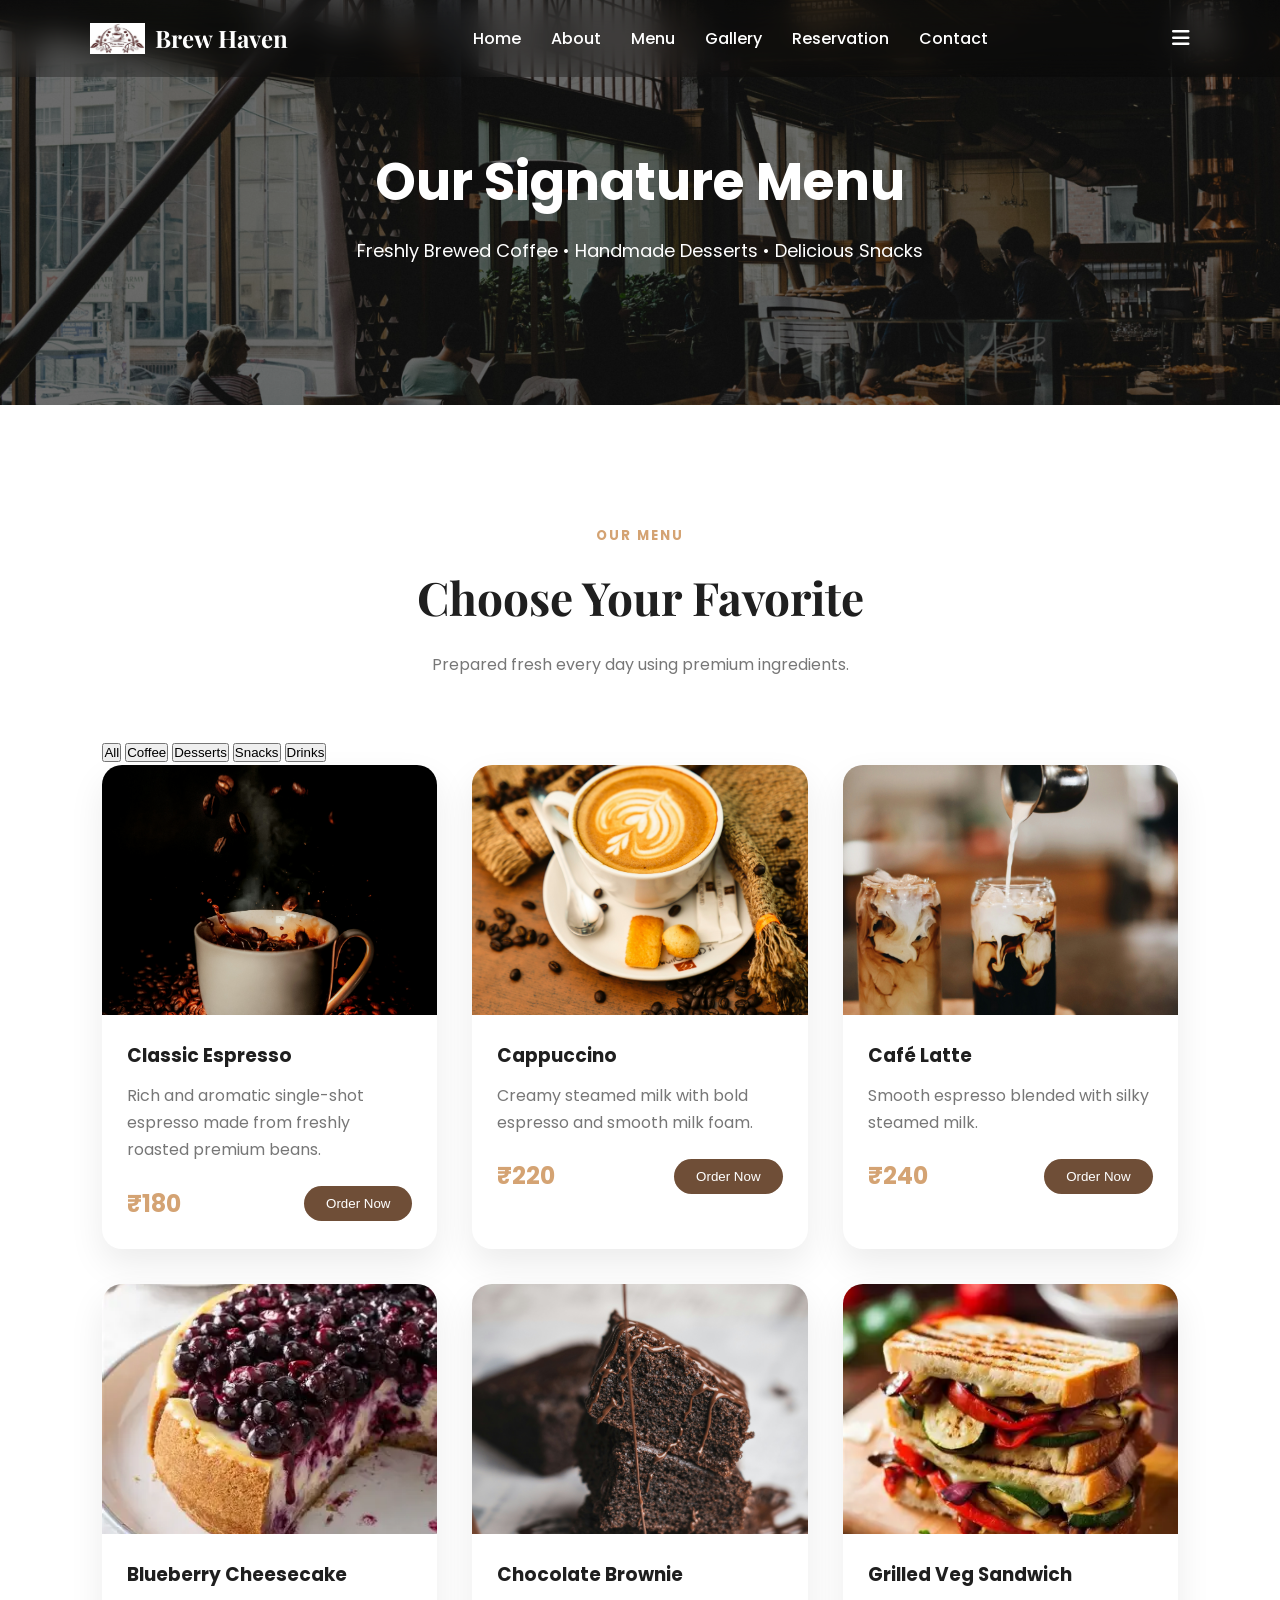
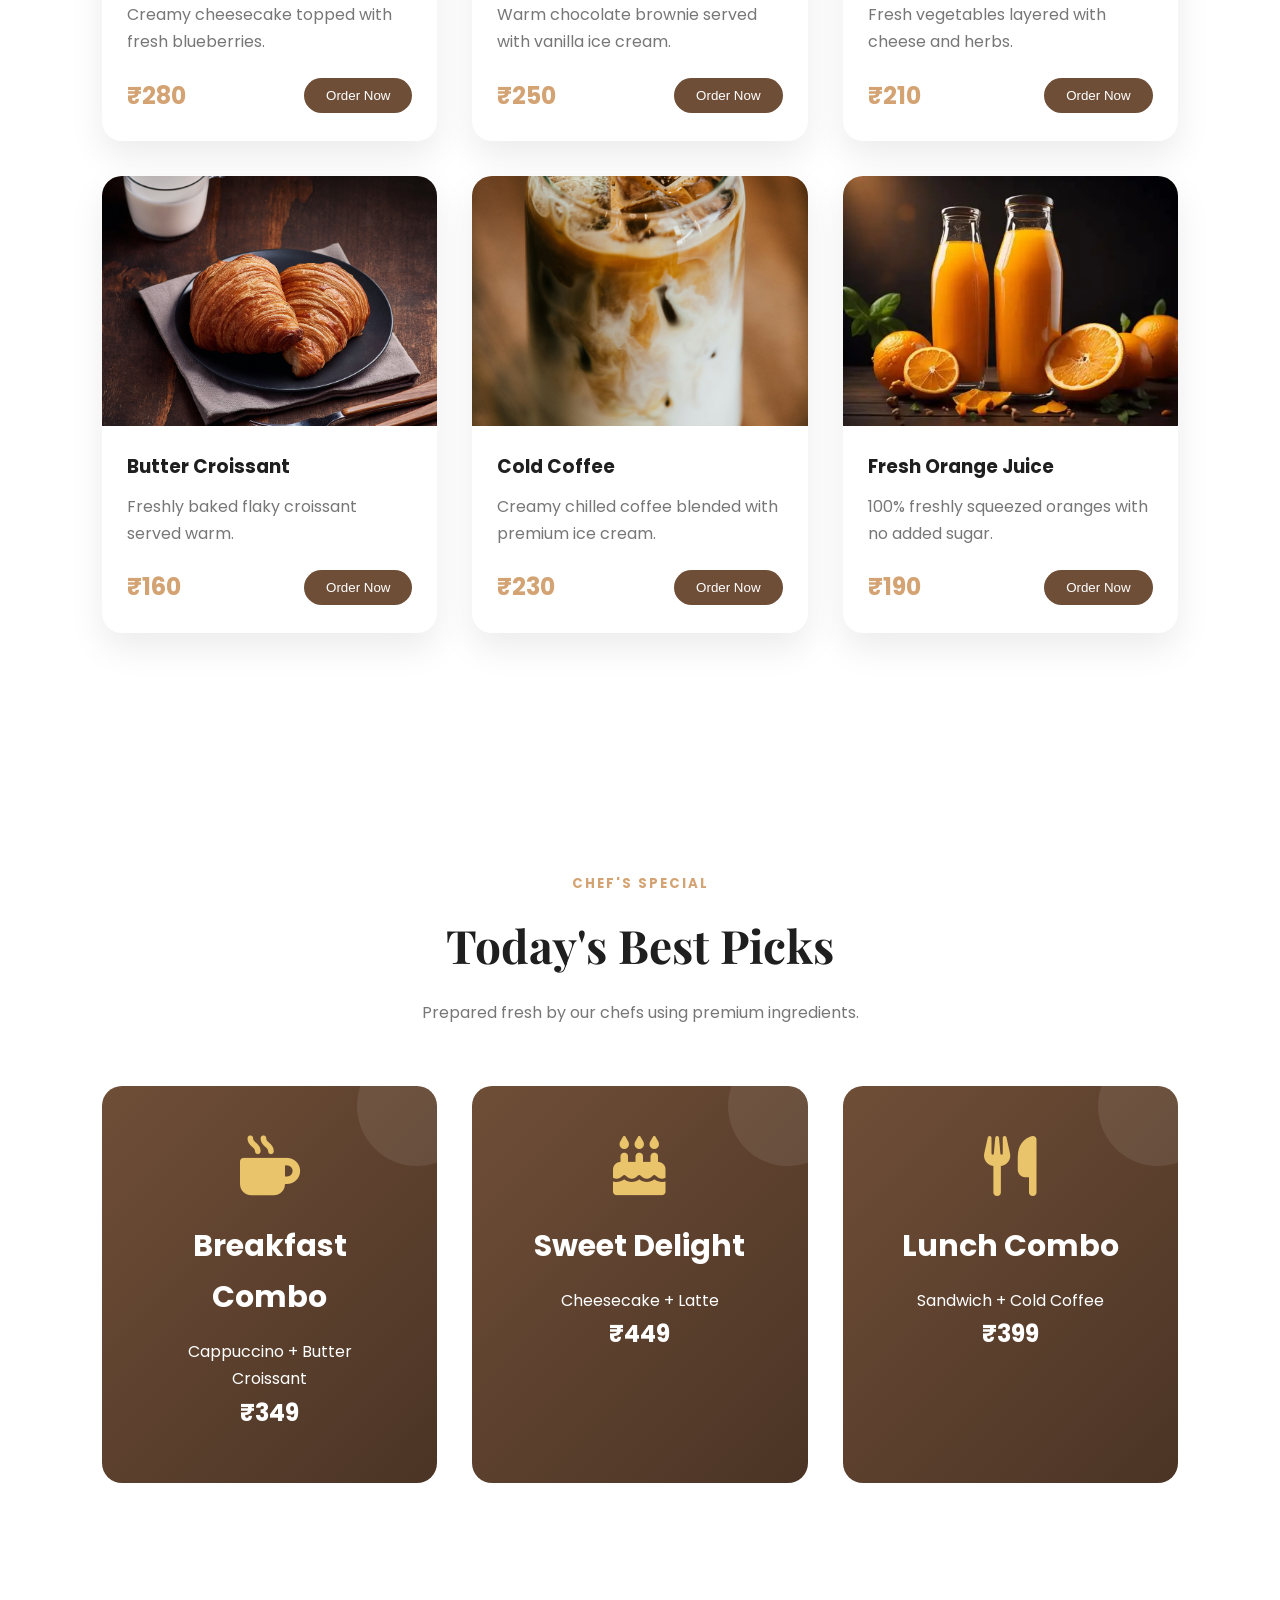
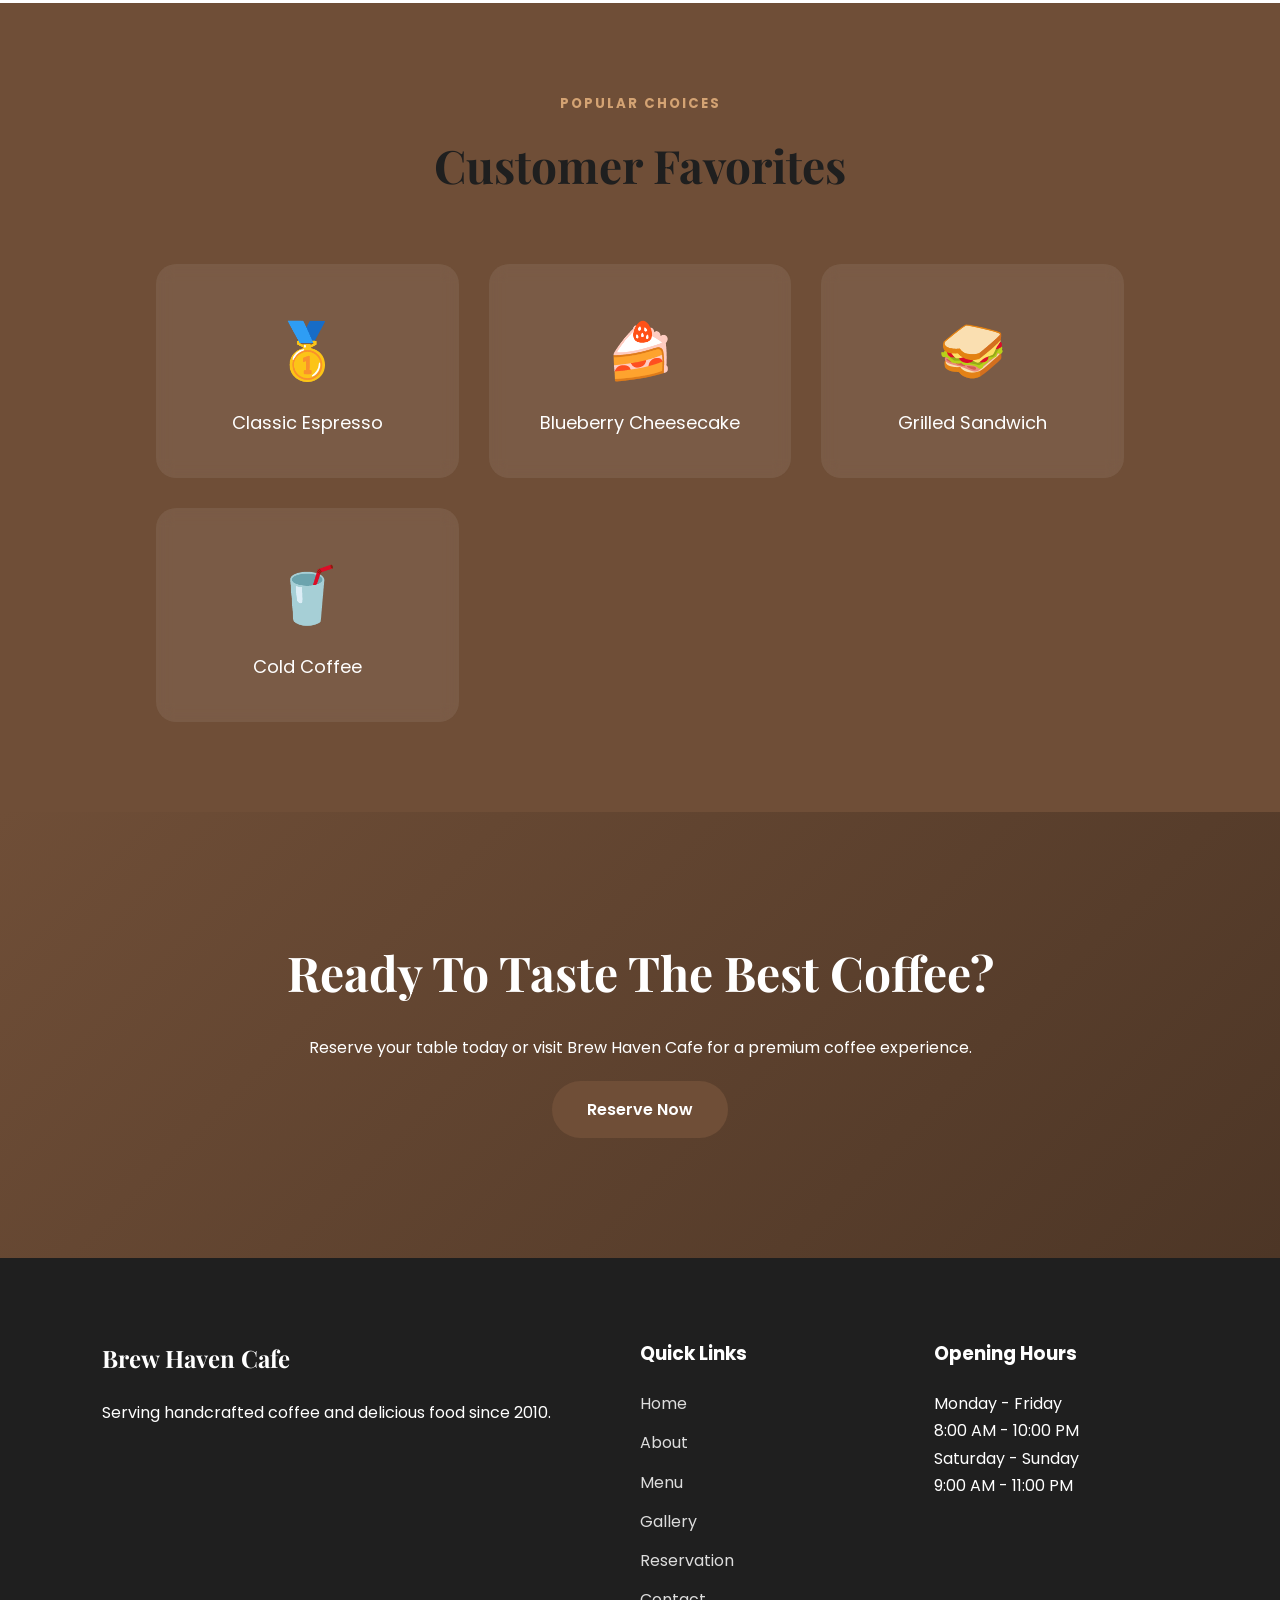
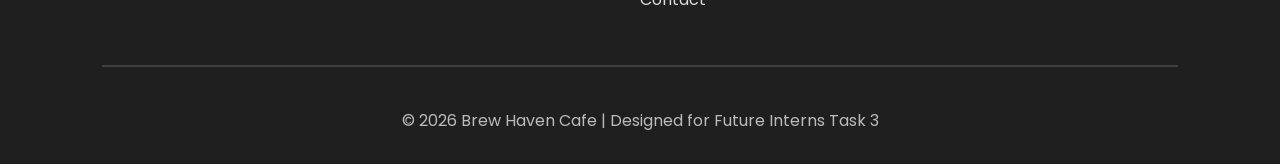
<file: menu.html>
<!DOCTYPE html>
<html lang="en">

<head>

<meta charset="UTF-8">

<meta name="viewport"
content="width=device-width, initial-scale=1.0">

<title>Our Menu | Brew Haven Cafe</title>

<link rel="stylesheet"
href="css/style.css">

<link rel="stylesheet"
href="css/responsive.css">

<link rel="stylesheet"
href="css/animations.css">

<link href="https://fonts.googleapis.com/css2?family=Poppins:wght@300;400;500;600;700&family=Playfair+Display:wght@700&display=swap"
rel="stylesheet">

<link rel="stylesheet"
href="https://cdnjs.cloudflare.com/ajax/libs/font-awesome/6.5.2/css/all.min.css">

</head>

<body>

<!-- ===================================
HEADER
=================================== -->

<header>

<nav class="navbar">

<div class="logo">

<img src="images/logo.png" alt="Logo">

<h2>Brew Haven</h2>

</div>

<ul class="nav-links">

<li><a href="index.html">Home</a></li>

<li><a href="about.html">About</a></li>

<li><a href="menu.html" class="active">Menu</a></li>

<li><a href="gallery.html">Gallery</a></li>

<li><a href="reservation.html">Reservation</a></li>

<li><a href="contact.html">Contact</a></li>

</ul>

<div class="nav-icons">

<i class="fas fa-bars" id="menu-btn"></i>

</div>

</nav>

</header>

<!-- Search Popup -->
<div id="search-box" class="search-box">
    <input type="text" placeholder="Search menu, coffee..." id="search-input">
    <button id="close-search">&times;</button>
</div>

<!-- ===================================
PAGE HERO
=================================== -->

<section class="page-hero">

<div class="hero-overlay"></div>

<div class="hero-content">

<h1>Our Signature Menu</h1>

<p>

Freshly Brewed Coffee • Handmade Desserts • Delicious Snacks

</p>

</div>

</section>



<!-- ===================================
MENU FILTER
=================================== -->

<section class="popular-menu">

<div class="section-title">

<h5>OUR MENU</h5>

<h2>Choose Your Favorite</h2>

<p>

Prepared fresh every day using premium ingredients.

</p>

</div>

<div class="menu-filter">

<button class="filter-btn active" data-filter="all">All</button>

<button class="filter-btn" data-filter="coffee">Coffee</button>

<button class="filter-btn" data-filter="dessert">Desserts</button>

<button class="filter-btn" data-filter="snack">Snacks</button>

<button class="filter-btn" data-filter="drink">Drinks</button>

</div>

<div class="menu-grid">
    <!-- ===================================
COFFEE ITEMS
=================================== -->

<div class="menu-card menu-item coffee">

<img src="images/coffee/espresso.jpg" alt="Espresso">

<div class="menu-content">

<h3>Classic Espresso</h3>

<p>

Rich and aromatic single-shot espresso made from freshly roasted premium beans.

</p>

<div class="price-row">

<span>₹180</span>

<button>Order Now</button>

</div>

</div>

</div>

<div class="menu-card menu-item coffee">

<img src="images/coffee/cappuccino.jpg" alt="Cappuccino">

<div class="menu-content">

<h3>Cappuccino</h3>

<p>

Creamy steamed milk with bold espresso and smooth milk foam.

</p>

<div class="price-row">

<span>₹220</span>

<button>Order Now</button>

</div>

</div>

</div>

<div class="menu-card menu-item coffee">

<img src="images/coffee/latte.jpg" alt="Latte">

<div class="menu-content">

<h3>Café Latte</h3>

<p>

Smooth espresso blended with silky steamed milk.

</p>

<div class="price-row">

<span>₹240</span>

<button>Order Now</button>

</div>

</div>

</div>

<!-- ===================================
DESSERTS
=================================== -->

<div class="menu-card menu-item dessert">

<img src="images/desserts/cheesecake.jpg" alt="Cheesecake">

<div class="menu-content">

<h3>Blueberry Cheesecake</h3>

<p>

Creamy cheesecake topped with fresh blueberries.

</p>

<div class="price-row">

<span>₹280</span>

<button>Order Now</button>

</div>

</div>

</div>

<div class="menu-card menu-item dessert">

<img src="images/desserts/brownie.jpg" alt="Brownie">

<div class="menu-content">

<h3>Chocolate Brownie</h3>

<p>

Warm chocolate brownie served with vanilla ice cream.

</p>

<div class="price-row">

<span>₹250</span>

<button>Order Now</button>

</div>

</div>

</div>

<!-- ===================================
SNACKS
=================================== -->

<div class="menu-card menu-item snack">

<img src="images/snacks/sandwich.jpg" alt="Sandwich">

<div class="menu-content">

<h3>Grilled Veg Sandwich</h3>

<p>

Fresh vegetables layered with cheese and herbs.

</p>

<div class="price-row">

<span>₹210</span>

<button>Order Now</button>

</div>

</div>

</div>

<div class="menu-card menu-item snack">

<img src="images/snacks/croissant.jpg" alt="Croissant">

<div class="menu-content">

<h3>Butter Croissant</h3>

<p>

Freshly baked flaky croissant served warm.

</p>

<div class="price-row">

<span>₹160</span>

<button>Order Now</button>

</div>

</div>

</div>

<!-- ===================================
DRINKS
=================================== -->

<div class="menu-card menu-item drink">

<img src="images/drinks/coldcoffee.jpg" alt="Cold Coffee">

<div class="menu-content">

<h3>Cold Coffee</h3>

<p>

Creamy chilled coffee blended with premium ice cream.

</p>

<div class="price-row">

<span>₹230</span>

<button>Order Now</button>

</div>

</div>

</div>

<div class="menu-card menu-item drink">

<img src="images/drinks/orangejuice.jpg" alt="Orange Juice">

<div class="menu-content">

<h3>Fresh Orange Juice</h3>

<p>

100% freshly squeezed oranges with no added sugar.

</p>

<div class="price-row">

<span>₹190</span>

<button>Order Now</button>

</div>

</div>

</div>

</div>

</section>

<!-- ===================================
CHEF'S SPECIAL
=================================== -->

<section class="offers">

<div class="section-title">

<h5>CHEF'S SPECIAL</h5>

<h2>Today's Best Picks</h2>

<p>

Prepared fresh by our chefs using premium ingredients.

</p>

</div>

<div class="offer-grid">

<div class="offer-card">

<i class="fa-solid fa-mug-hot"></i>

<h3>Breakfast Combo</h3>

<p>

Cappuccino + Butter Croissant

</p>

<h2>₹349</h2>

</div>

<div class="offer-card">

<i class="fa-solid fa-cake-candles"></i>

<h3>Sweet Delight</h3>

<p>

Cheesecake + Latte

</p>

<h2>₹449</h2>

</div>

<div class="offer-card">

<i class="fa-solid fa-utensils"></i>

<h3>Lunch Combo</h3>

<p>

Sandwich + Cold Coffee

</p>

<h2>₹399</h2>

</div>

</div>

</section>

<!-- ===================================
CUSTOMER FAVORITES
=================================== -->

<section class="stats">

<div class="section-title">

<h5>POPULAR CHOICES</h5>

<h2>Customer Favorites</h2>

</div>

<div class="container">

<div class="stat-card">

<h2>🥇</h2>

<p>Classic Espresso</p>

</div>

<div class="stat-card">

<h2>🍰</h2>

<p>Blueberry Cheesecake</p>

</div>

<div class="stat-card">

<h2>🥪</h2>

<p>Grilled Sandwich</p>

</div>

<div class="stat-card">

<h2>🥤</h2>

<p>Cold Coffee</p>

</div>

</div>

</section>

<!-- ===================================
CALL TO ACTION
=================================== -->

<section class="newsletter">

<h2>

Ready To Taste The Best Coffee?

</h2>

<p>

Reserve your table today or visit Brew Haven Cafe for a premium coffee experience.

</p>

<a href="reservation.html" class="btn">

Reserve Now

</a>

</section>

<!-- ===================================
FOOTER
=================================== -->

<footer>

<div class="footer-grid">

<div>

<h2>Brew Haven Cafe</h2>

<p>

Serving handcrafted coffee and delicious food since 2010.

</p>

</div>

<div>

<h3>Quick Links</h3>

<a href="index.html">Home</a>

<a href="about.html">About</a>

<a href="menu.html">Menu</a>

<a href="gallery.html">Gallery</a>

<a href="reservation.html">Reservation</a>

<a href="contact.html">Contact</a>

</div>

<div>

<h3>Opening Hours</h3>

<p>Monday - Friday</p>

<p>8:00 AM - 10:00 PM</p>

<p>Saturday - Sunday</p>

<p>9:00 AM - 11:00 PM</p>

</div>

</div>

<hr>

<p class="copyright">

© 2026 Brew Haven Cafe | Designed for Future Interns Task 3

</p>

</footer>

<!-- ===================================
JAVASCRIPT FILES
=================================== -->

<script src="js/script.js"></script>

<script src="js/slider.js"></script>

<script src="js/filter.js"></script>

<script src="js/reservation.js"></script>

</body>

</html>
</file>
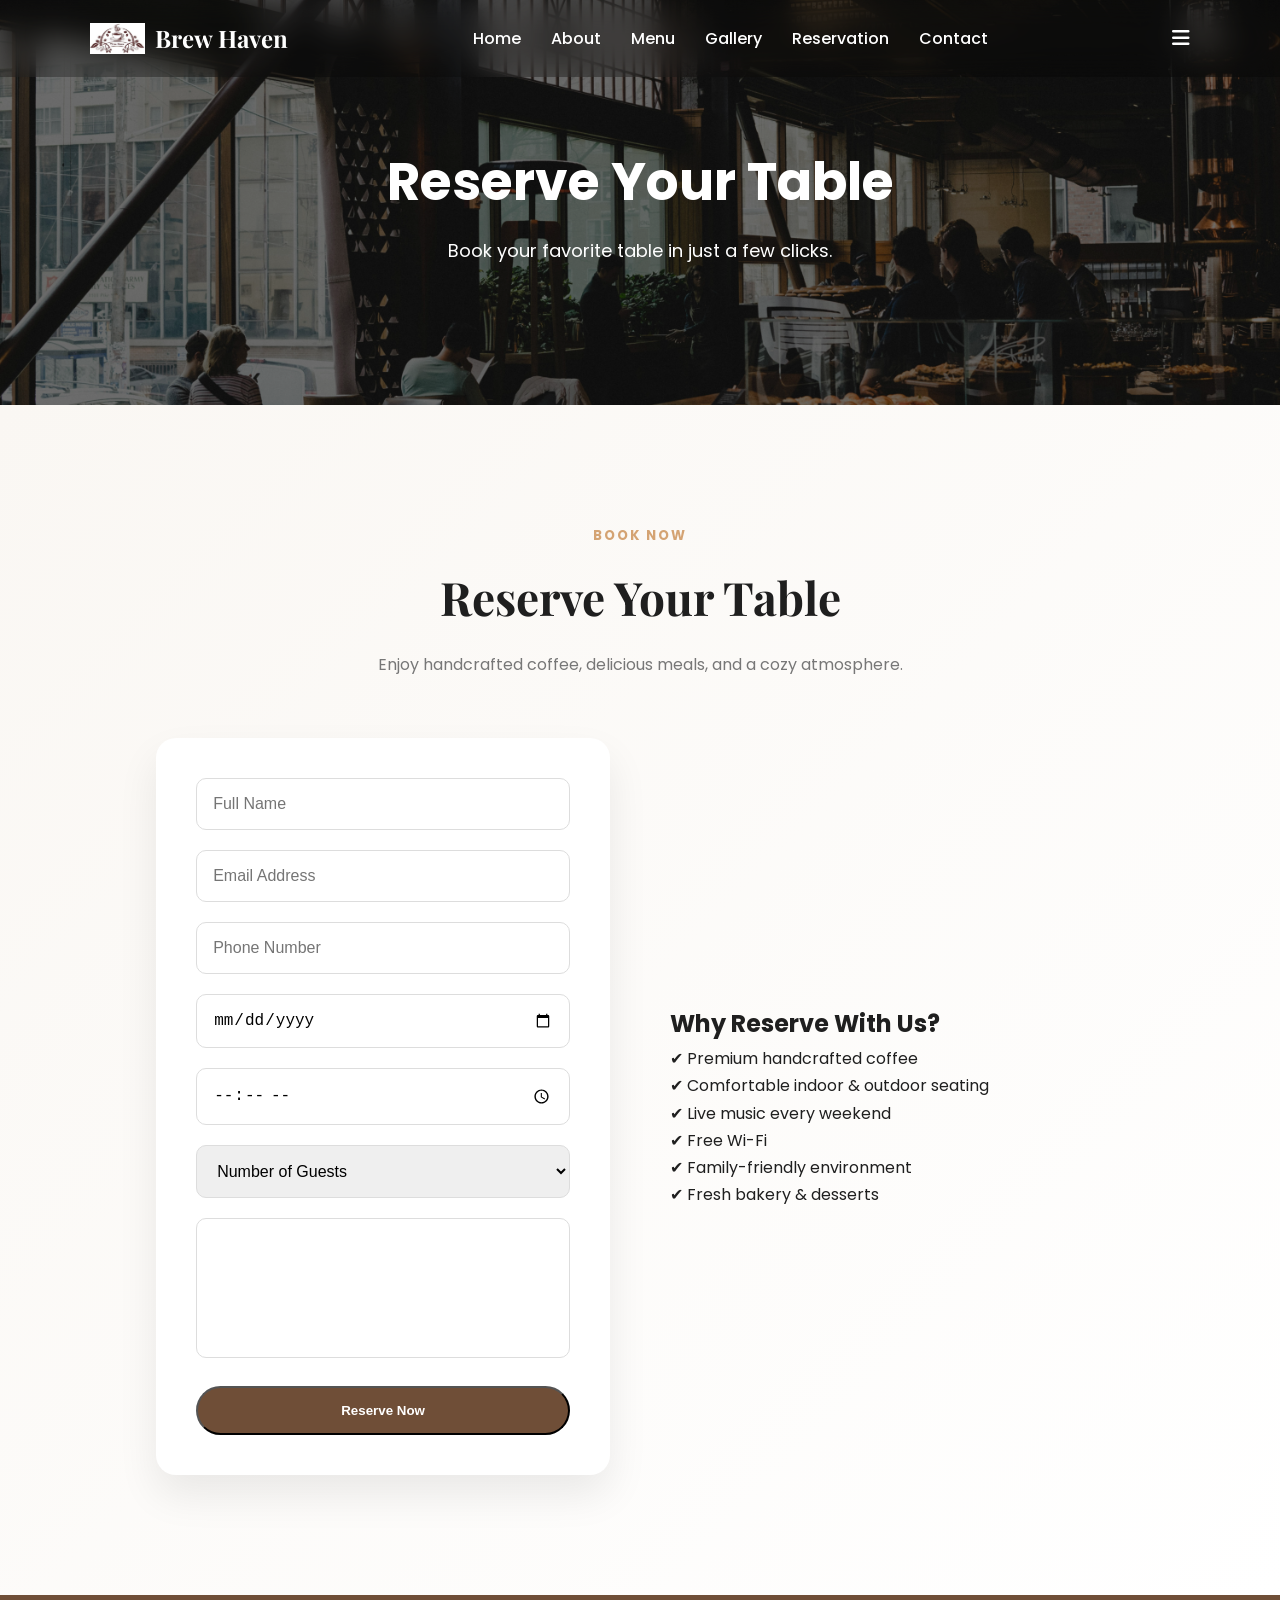
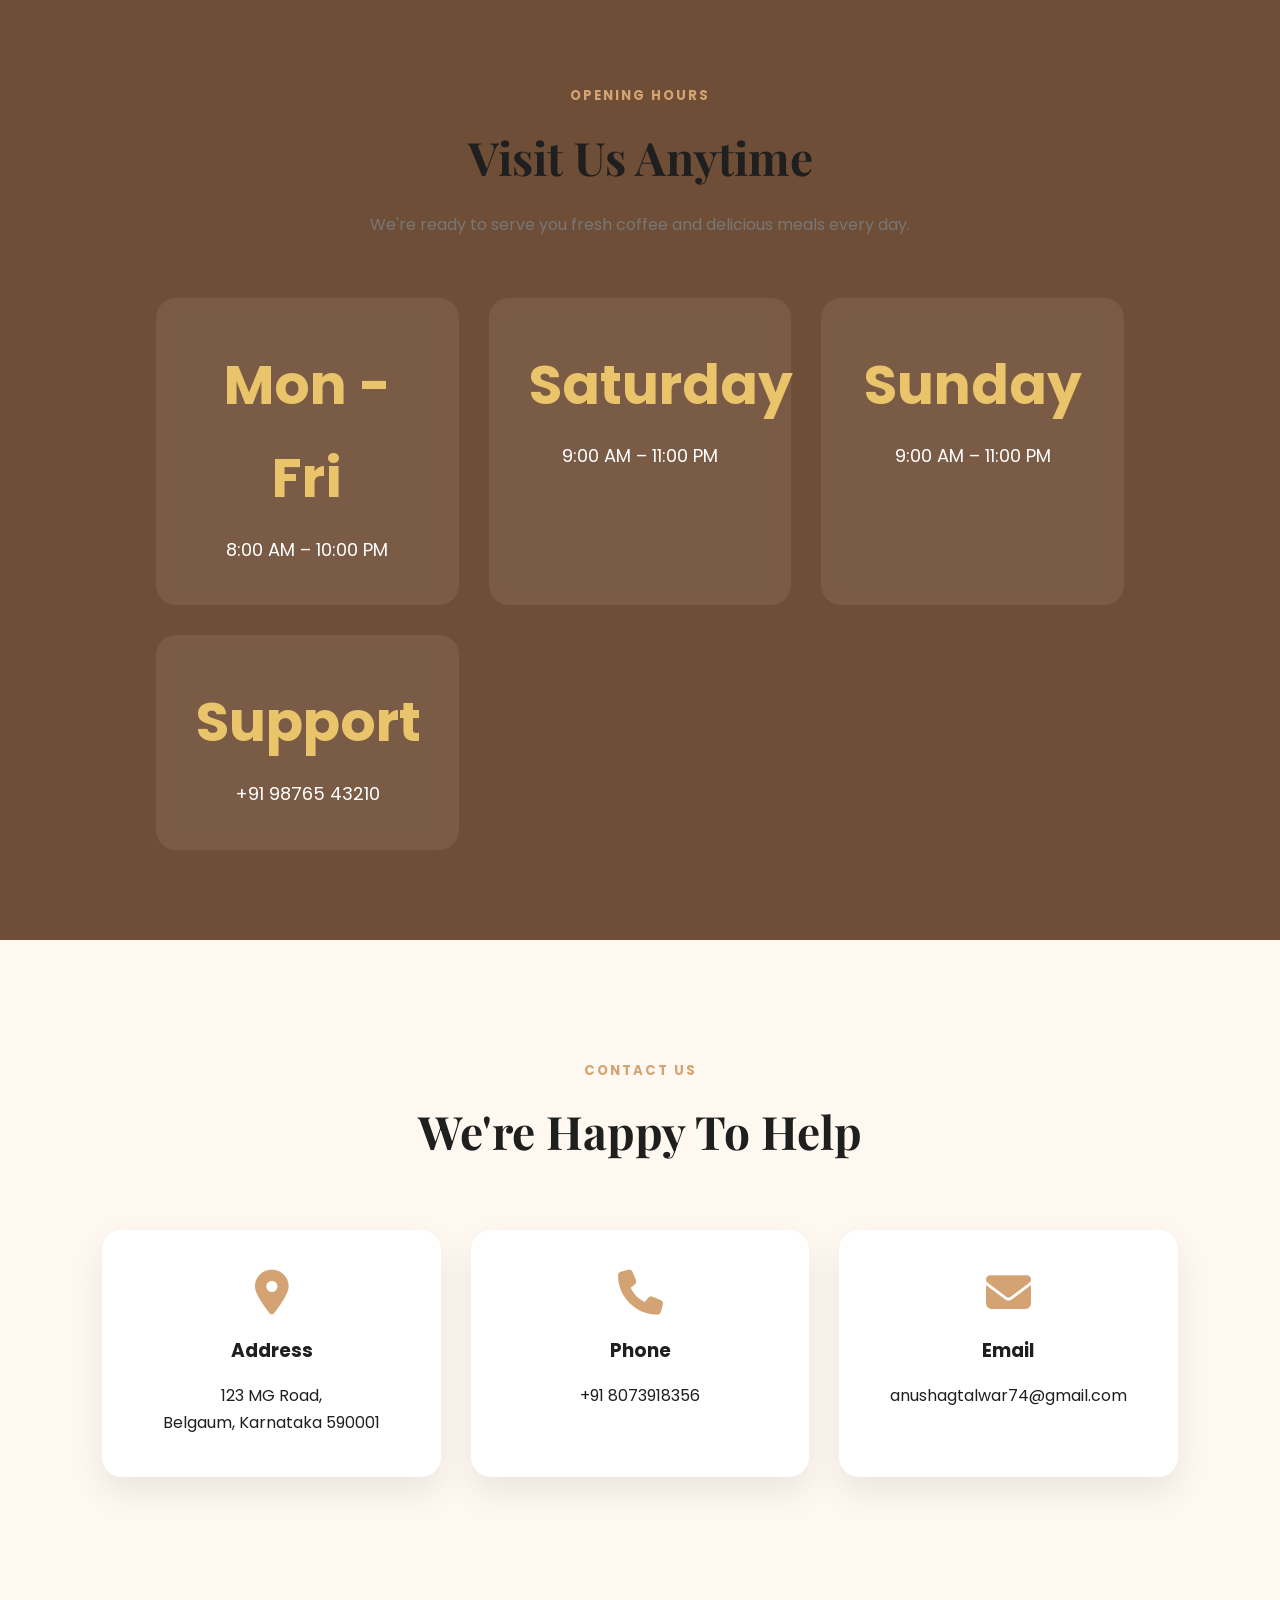
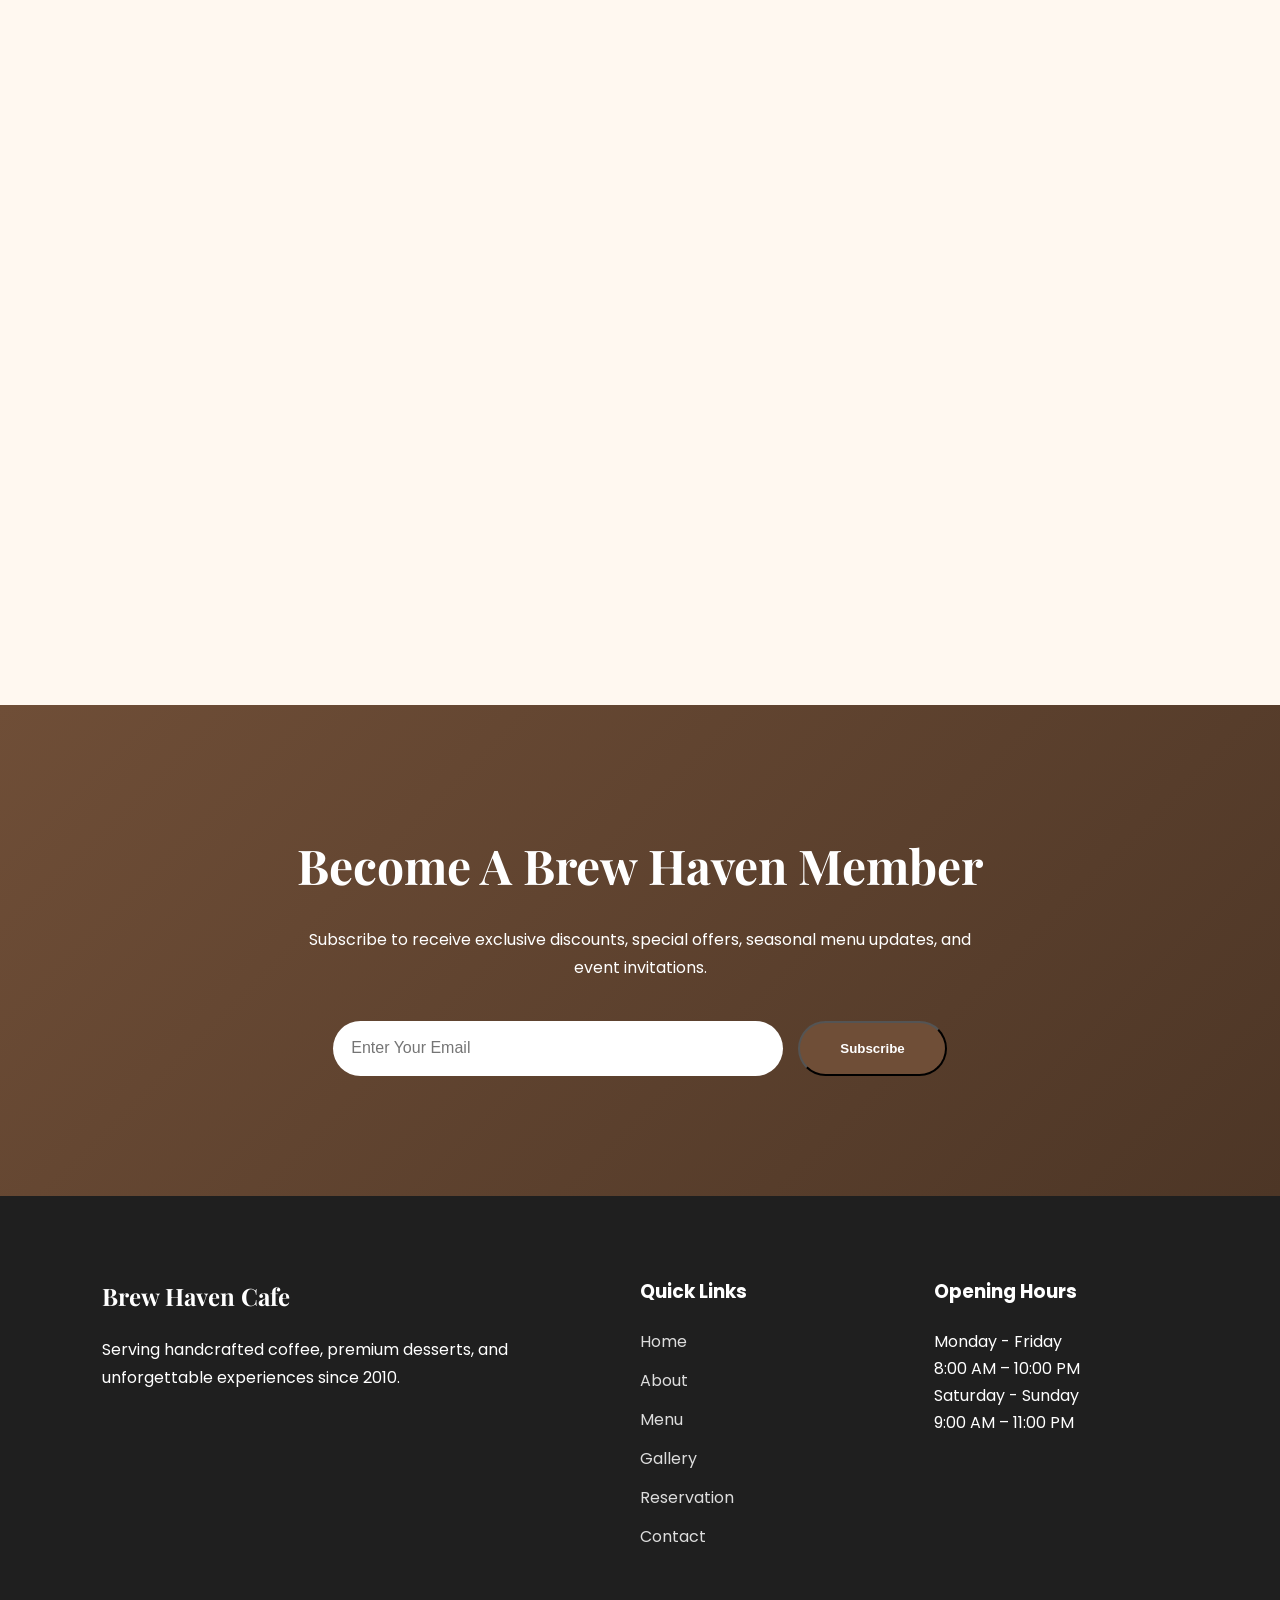
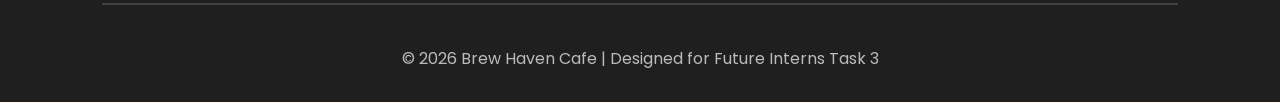
<file: reservation.html>
<!DOCTYPE html>
<html lang="en">

<head>

<meta charset="UTF-8">

<meta name="viewport" content="width=device-width, initial-scale=1.0">

<title>Reservation | Brew Haven Cafe</title>

<link rel="stylesheet" href="css/style.css">

<link rel="stylesheet" href="css/responsive.css">

<link rel="stylesheet" href="css/animations.css">

<link href="https://fonts.googleapis.com/css2?family=Poppins:wght@300;400;500;600;700&family=Playfair+Display:wght@700&display=swap" rel="stylesheet">

<link rel="stylesheet" href="https://cdnjs.cloudflare.com/ajax/libs/font-awesome/6.5.2/css/all.min.css">

</head>

<body>

<!-- ===================================
HEADER
=================================== -->

<header>

<nav class="navbar">

<div class="logo">

<img src="images/logo.png" alt="Logo">

<h2>Brew Haven</h2>

</div>

<ul class="nav-links">

<li><a href="index.html">Home</a></li>

<li><a href="about.html">About</a></li>

<li><a href="menu.html">Menu</a></li>

<li><a href="gallery.html">Gallery</a></li>

<li><a href="reservation.html" class="active">Reservation</a></li>

<li><a href="contact.html">Contact</a></li>

</ul>

<div class="nav-icons">

<i class="fas fa-bars" id="menu-btn"></i>

</div>

</nav>

</header>
<!-- Search Popup -->
<div id="search-box" class="search-box">
    <input type="text" placeholder="Search menu, coffee..." id="search-input">
    <button id="close-search">&times;</button>
</div>

<!-- ===================================
PAGE HERO
=================================== -->

<section class="page-hero">

<div class="hero-overlay"></div>

<div class="hero-content">

<h1>Reserve Your Table</h1>

<p>

Book your favorite table in just a few clicks.

</p>

</div>

</section>



<!-- ===================================
RESERVATION SECTION
=================================== -->

<section class="reservation">

<div class="section-title">

<h5>BOOK NOW</h5>

<h2>Reserve Your Table</h2>

<p>

Enjoy handcrafted coffee, delicious meals, and a cozy atmosphere.

</p>

</div>

<div class="container">

<div class="reservation-form">

<form>

<input type="text"

placeholder="Full Name"

required>

<input type="email"

placeholder="Email Address"

required>

<input type="tel"

placeholder="Phone Number"

required>

<input type="date"

required>

<input type="time"

required>

<select required>

<option>

Number of Guests

</option>

<option>1 Person</option>

<option>2 People</option>

<option>3 People</option>

<option>4 People</option>

<option>5 People</option>

<option>6+ People</option>

</select>

<textarea

placeholder="Special Requests (Optional)">

</textarea>

<button class="btn">

Reserve Now

</button>

</form>

</div>

<div class="reservation-info">

<h2>

Why Reserve With Us?

</h2>

<p>

✔ Premium handcrafted coffee

</p>

<p>

✔ Comfortable indoor & outdoor seating

</p>

<p>

✔ Live music every weekend

</p>

<p>

✔ Free Wi-Fi

</p>

<p>

✔ Family-friendly environment

</p>

<p>

✔ Fresh bakery & desserts

</p>

</div>

</div>

</section>

<!-- ===================================
OPENING HOURS
=================================== -->

<section class="stats">

<div class="section-title">

<h5>OPENING HOURS</h5>

<h2>Visit Us Anytime</h2>

<p>

We're ready to serve you fresh coffee and delicious meals every day.

</p>

</div>

<div class="container">

<div class="stat-card">

<h2>Mon - Fri</h2>

<p>8:00 AM – 10:00 PM</p>

</div>

<div class="stat-card">

<h2>Saturday</h2>

<p>9:00 AM – 11:00 PM</p>

</div>

<div class="stat-card">

<h2>Sunday</h2>

<p>9:00 AM – 11:00 PM</p>

</div>

<div class="stat-card">

<h2>Support</h2>

<p>+91 98765 43210</p>

</div>

</div>

</section>

<!-- ===================================
CONTACT DETAILS
=================================== -->

<section class="contact-preview">

<div class="section-title">

<h5>CONTACT US</h5>

<h2>We're Happy To Help</h2>

</div>

<div class="contact-grid">

<div>

<i class="fa-solid fa-location-dot"></i>

<h3>Address</h3>

<p>

123 MG Road,<br>

Belgaum, Karnataka 590001

</p>

</div>

<div>

<i class="fa-solid fa-phone"></i>

<h3>Phone</h3>

<p>

+91 8073918356

</p>

</div>

<div>

<i class="fa-solid fa-envelope"></i>

<h3>Email</h3>

<p>

anushagtalwar74@gmail.com

</p>

</div>

</div>

</section>

<!-- ===================================
GOOGLE MAP
=================================== -->

<section class="map">

<iframe

src="https://www.google.com/maps?q=Belgaum&output=embed"

loading="lazy">

</iframe>

</section>

<!-- ===================================
NEWSLETTER
=================================== -->

<section class="newsletter">

<h2>

Become A Brew Haven Member

</h2>

<p>

Subscribe to receive exclusive discounts, special offers, seasonal menu updates, and event invitations.

</p>

<form>

<input

type="email"

placeholder="Enter Your Email"

required>

<button class="btn">

Subscribe

</button>

</form>

</section>

<!-- ===================================
FOOTER
=================================== -->

<footer>

<div class="footer-grid">

<div>

<h2>Brew Haven Cafe</h2>

<p>

Serving handcrafted coffee, premium desserts, and unforgettable experiences since 2010.

</p>

</div>

<div>

<h3>Quick Links</h3>

<a href="index.html">Home</a>

<a href="about.html">About</a>

<a href="menu.html">Menu</a>

<a href="gallery.html">Gallery</a>

<a href="reservation.html">Reservation</a>

<a href="contact.html">Contact</a>

</div>

<div>

<h3>Opening Hours</h3>

<p>Monday - Friday</p>

<p>8:00 AM – 10:00 PM</p>

<p>Saturday - Sunday</p>

<p>9:00 AM – 11:00 PM</p>

</div>

</div>

<hr>

<p class="copyright">

© 2026 Brew Haven Cafe | Designed for Future Interns Task 3

</p>

</footer>

<script src="js/script.js"></script>

<script src="js/slider.js"></script>

<script src="js/filter.js"></script>

<script src="js/reservation.js"></script>

</body>

</html>
</file>
<file: css/style.css>
/* ==========================================
   BREW HAVEN CAFE
   Premium Cafe Website
   Author: Future Interns Project
========================================== */

/* Google Fonts */
@import url('https://fonts.googleapis.com/css2?family=Poppins:wght@300;400;500;600;700;800&family=Playfair+Display:wght@600;700;800&display=swap');

/* ===============================
   CSS VARIABLES
================================= */

:root{

--primary:#6F4E37;
--secondary:#D4A373;
--accent:#E9C46A;
--dark:#1F1F1F;
--light:#FFF8F0;
--white:#ffffff;
--gray:#777;
--shadow:0 15px 40px rgba(0,0,0,.15);
--transition:.4s ease;

}

/* ===============================
RESET
================================= */

*{
margin:0;
padding:0;
box-sizing:border-box;
scroll-behavior:smooth;
}

body{

font-family:'Poppins',sans-serif;
background:var(--light);
color:var(--dark);
overflow-x:hidden;
line-height:1.7;

}

img{

max-width:100%;
display:block;

}

a{

text-decoration:none;

}

ul{

list-style:none;

}

.container{

width:90%;
max-width:1300px;
margin:auto;

}

section{

padding:100px 0;

}

/* ===============================
BUTTONS
================================= */

.btn{

display:inline-block;
padding:15px 35px;
background:var(--primary);
color:white;
border-radius:50px;
font-weight:600;
transition:.4s;

}

.btn:hover{

background:var(--secondary);
transform:translateY(-5px);

}

.btn-outline{

display:inline-block;
padding:15px 35px;
border:2px solid white;
border-radius:50px;
color:white;
margin-left:15px;
transition:.4s;

}

.btn-outline:hover{

background:white;
color:var(--primary);

}

/* ===============================
LOADER
================================= */

#loader{

position:fixed;
width:100%;
height:100vh;
background:#fff;
display:flex;
justify-content:center;
align-items:center;
z-index:99999;

}

.coffee-loader{

text-align:center;

}

.cup{

width:90px;
height:90px;
border:6px solid var(--primary);
border-radius:0 0 20px 20px;
position:relative;
margin:auto;

}

.steam{

position:absolute;
width:8px;
height:35px;
background:#ccc;
border-radius:50px;
top:-40px;
animation:steam 2s infinite;

}

.steam:nth-child(2){

left:25px;
animation-delay:.5s;

}

.steam:nth-child(3){

left:50px;
animation-delay:1s;

}

@keyframes steam{

0%{

opacity:0;
transform:translateY(20px);

}

100%{

opacity:1;
transform:translateY(-20px);

}

}

/* ===============================
PROGRESS BAR
================================= */

#progress-bar{

position:fixed;
top:0;
left:0;
height:5px;
background:var(--secondary);
width:0%;
z-index:9999;

}

/* ===============================
NAVBAR
================================= */

header{

position:fixed;
width:100%;
top:0;
left:0;
z-index:999;

}

.navbar{

display:flex;
justify-content:space-between;
align-items:center;
padding:18px 7%;
background:rgba(0,0,0,.25);
backdrop-filter:blur(15px);

}

.logo{

display:flex;
align-items:center;
gap:10px;

}

.logo img{

width:55px;

}

.logo h2{

font-family:'Playfair Display',serif;
color:white;

}

.nav-links{

display:flex;
gap:30px;

}

.nav-links a{

color:white;
font-weight:500;
transition:.3s;

}

.nav-links a:hover{

color:var(--accent);

}

.nav-icons{

display:flex;
gap:20px;
color:white;
font-size:20px;
cursor:pointer;

}

/* ===============================
HERO
================================= */

.hero{

height:100vh;

background:url("../images/hero.jpg") center/cover no-repeat;

display:flex;

justify-content:center;

align-items:center;

position:relative;

}

.hero-overlay{

position:absolute;

width:100%;

height:100%;

background:rgba(0,0,0,.55);

}

.hero-content{

position:relative;

z-index:5;

text-align:center;

color:white;

max-width:800px;

}

.hero h3{

letter-spacing:5px;

font-size:18px;

margin-bottom:15px;

}

.hero h1{

font-size:70px;

font-family:'Playfair Display',serif;

margin-bottom:20px;

}

.hero h1 span{

display:block;

color:var(--accent);

}

.hero p{

font-size:20px;

margin-bottom:40px;

}

.hero-scroll{

position:absolute;

bottom:40px;

left:50%;

transform:translateX(-50%);

color:white;

animation:bounce 2s infinite;

}

@keyframes bounce{

0%,100%{

transform:translate(-50%,0);

}

50%{

transform:translate(-50%,10px);

}

}
/* =====================================================
   FEATURES SECTION
===================================================== */

.features{
    padding:100px 8%;
    background:#fff;
}

.features .container{
    display:grid;
    grid-template-columns:repeat(auto-fit,minmax(250px,1fr));
    gap:30px;
}

.feature-card{
    background:#fff;
    padding:40px 30px;
    text-align:center;
    border-radius:20px;
    box-shadow:0 10px 30px rgba(0,0,0,.08);
    transition:.4s;
    cursor:pointer;
}

.feature-card:hover{
    transform:translateY(-12px);
    box-shadow:0 20px 45px rgba(0,0,0,.15);
}

.feature-card i{
    font-size:50px;
    color:var(--secondary);
    margin-bottom:20px;
}

.feature-card h3{
    margin-bottom:15px;
    font-size:24px;
    font-family:'Playfair Display',serif;
}

.feature-card p{
    color:var(--gray);
    line-height:1.8;
}

/* =====================================================
   ABOUT SECTION
===================================================== */

.about-preview{
    padding:120px 8%;
    background:var(--light);
}

.about-preview .container{
    display:grid;
    grid-template-columns:1fr 1fr;
    gap:60px;
    align-items:center;
}

.about-image img{
    width:100%;
    border-radius:25px;
    box-shadow:var(--shadow);
    transition:.5s;
}

.about-image img:hover{
    transform:scale(1.03);
}

.about-text h5{
    color:var(--secondary);
    letter-spacing:2px;
    margin-bottom:15px;
}

.about-text h2{
    font-size:48px;
    font-family:'Playfair Display',serif;
    margin-bottom:20px;
}

.about-text p{
    color:var(--gray);
    margin-bottom:30px;
    line-height:1.9;
}

/* =====================================================
   STATISTICS
===================================================== */

.stats{
    background:var(--primary);
    padding:90px 8%;
}

.stats .container{
    display:grid;
    grid-template-columns:repeat(auto-fit,minmax(220px,1fr));
    gap:30px;
}

.stat-card{
    background:rgba(255,255,255,.08);
    border-radius:20px;
    text-align:center;
    padding:40px;
    color:white;
    backdrop-filter:blur(8px);
    transition:.4s;
}

.stat-card:hover{
    transform:translateY(-10px);
    background:rgba(255,255,255,.15);
}

.stat-card h2{
    font-size:55px;
    color:var(--accent);
}

.stat-card p{
    margin-top:10px;
    font-size:18px;
}

/* =====================================================
   POPULAR MENU
===================================================== */

.popular-menu{
    padding:120px 8%;
    background:#fff;
}

.section-title{
    text-align:center;
    margin-bottom:60px;
}

.section-title h5{
    color:var(--secondary);
    letter-spacing:2px;
    margin-bottom:10px;
}

.section-title h2{
    font-size:46px;
    font-family:'Playfair Display',serif;
    margin-bottom:15px;
}

.section-title p{
    max-width:700px;
    margin:auto;
    color:var(--gray);
}

.menu-grid{
    display:grid;
    grid-template-columns:repeat(auto-fit,minmax(280px,1fr));
    gap:35px;
}

.menu-card{
    background:#fff;
    border-radius:20px;
    overflow:hidden;
    box-shadow:0 15px 35px rgba(0,0,0,.08);
    transition:.4s;
}

.menu-card:hover{
    transform:translateY(-12px);
}

.menu-card img{
    width:100%;
    height:250px;
    object-fit:cover;
    transition:.5s;
}

.menu-card:hover img{
    transform:scale(1.08);
}

.menu-content{
    padding:25px;
}

.menu-content h3{
    margin-bottom:10px;
}

.menu-content p{
    color:var(--gray);
    margin-bottom:20px;
}

.price-row{
    display:flex;
    justify-content:space-between;
    align-items:center;
}

.price-row span{
    font-size:24px;
    color:var(--secondary);
    font-weight:bold;
}

.price-row button{
    background:var(--primary);
    color:#fff;
    border:none;
    padding:10px 22px;
    border-radius:30px;
    cursor:pointer;
    transition:.4s;
}

.price-row button:hover{
    background:var(--secondary);
}

.center{
    text-align:center;
    margin-top:50px;
}

/* =====================================================
   BARISTAS SECTION
===================================================== */

.baristas{

padding:120px 8%;
background:var(--light);

}

.barista-grid{

display:grid;
grid-template-columns:repeat(auto-fit,minmax(300px,1fr));
gap:35px;

}

.barista-card{

background:#fff;
border-radius:20px;
overflow:hidden;
box-shadow:0 15px 40px rgba(0,0,0,.08);
transition:.4s;
text-align:center;

}

.barista-card:hover{

transform:translateY(-12px);

}

.barista-card img{

width:100%;
height:350px;
object-fit:cover;

}

.barista-card h3{

margin-top:20px;
font-size:28px;

}

.barista-card span{

display:block;
margin:10px 0;
color:var(--secondary);
font-weight:600;

}

.barista-card p{

padding:0 25px 25px;
color:var(--gray);

}

.social{

display:flex;
justify-content:center;
gap:15px;
padding-bottom:30px;

}

.social a{

width:45px;
height:45px;
border-radius:50%;
background:var(--primary);
color:#fff;
display:flex;
align-items:center;
justify-content:center;
transition:.4s;

}

.social a:hover{

background:var(--secondary);
transform:rotate(360deg);

}

/* =====================================================
SPECIAL OFFERS
===================================================== */

.offers{

padding:120px 8%;
background:#fff;

}

.offer-grid{

display:grid;
grid-template-columns:repeat(auto-fit,minmax(280px,1fr));
gap:35px;

}

.offer-card{

background:linear-gradient(135deg,var(--primary),#4b3425);
color:#fff;
padding:50px;
border-radius:20px;
text-align:center;
transition:.4s;
overflow:hidden;
position:relative;

}

.offer-card::before{

content:"";
position:absolute;
width:120px;
height:120px;
background:rgba(255,255,255,.08);
border-radius:50%;
top:-40px;
right:-40px;

}

.offer-card:hover{

transform:translateY(-12px);

}

.offer-card i{

font-size:60px;
margin-bottom:25px;
color:var(--accent);

}

.offer-card h3{

margin-bottom:15px;
font-size:30px;

}

/* =====================================================
GALLERY
===================================================== */

.gallery-preview{

padding:120px 8%;
background:var(--light);

}

.gallery-grid{

display:grid;
grid-template-columns:repeat(3,1fr);
gap:20px;

}

.gallery-grid img{

width:100%;
height:280px;
object-fit:cover;
border-radius:18px;
cursor:pointer;
transition:.5s;

}

.gallery-grid img:hover{

transform:scale(1.05);
box-shadow:0 20px 40px rgba(0,0,0,.18);

}

/* =====================================================
TESTIMONIALS
===================================================== */

.testimonials{

padding:120px 8%;
background:#fff;

}

.testimonial-slider{

display:grid;
grid-template-columns:repeat(auto-fit,minmax(320px,1fr));
gap:35px;

}

.testimonial-card{

background:#fff;
padding:40px;
text-align:center;
border-radius:20px;
box-shadow:0 15px 35px rgba(0,0,0,.08);
transition:.4s;

}

.testimonial-card:hover{

transform:translateY(-10px);

}

.testimonial-card img{

width:90px;
height:90px;
border-radius:50%;
margin:auto;
margin-bottom:20px;
object-fit:cover;

}

.stars{

color:#FFD700;
font-size:22px;
margin:15px 0;

}

/* =====================================================
RESERVATION
===================================================== */

.reservation{

padding:120px 8%;
background:linear-gradient(135deg,#faf7f3,#fff);

}

.reservation .container{

display:grid;
grid-template-columns:1fr 1fr;
gap:60px;
align-items:center;

}

.reservation-form{

background:#fff;
padding:40px;
border-radius:20px;
box-shadow:0 20px 40px rgba(0,0,0,.08);

}

.reservation-form input,
.reservation-form select,
.reservation-form textarea{

width:100%;
padding:16px;
margin-bottom:20px;
border:1px solid #ddd;
border-radius:10px;
font-size:16px;
outline:none;

}

.reservation-form textarea{

height:140px;
resize:none;

}

.reservation-form button{

width:100%;

}

/* =====================================================
FAQ SECTION
===================================================== */

.faq{

padding:120px 8%;
background:#fff;

}

.faq-item{

background:#f8f8f8;
padding:30px;
border-radius:15px;
margin-bottom:20px;
transition:.4s;
cursor:pointer;

}

.faq-item:hover{

background:var(--secondary);
color:white;
transform:translateX(10px);

}

.faq-item h3{

margin-bottom:12px;
font-size:24px;

}

.faq-item p{

line-height:1.8;

}

/* =====================================================
NEWSLETTER
===================================================== */

.newsletter{

padding:120px 8%;
background:linear-gradient(135deg,var(--primary),#4d3626);
text-align:center;
color:white;

}

.newsletter h2{

font-size:48px;
margin-bottom:20px;
font-family:'Playfair Display',serif;

}

.newsletter p{

max-width:700px;
margin:20px auto;

}

.newsletter form{

display:flex;
justify-content:center;
margin-top:40px;
gap:15px;
flex-wrap:wrap;

}

.newsletter input{

width:450px;
max-width:100%;
padding:18px;
border:none;
border-radius:50px;
font-size:16px;

}

.newsletter button{

padding:18px 40px;

}

/* =====================================================
CONTACT
===================================================== */

.contact-preview{

padding:120px 8%;
background:var(--light);

}

.contact-grid{

display:grid;
grid-template-columns:repeat(auto-fit,minmax(250px,1fr));
gap:30px;

}

.contact-grid div{

background:white;
padding:40px;
border-radius:20px;
text-align:center;
box-shadow:0 15px 35px rgba(0,0,0,.08);
transition:.4s;

}

.contact-grid div:hover{

transform:translateY(-12px);

}

.contact-grid i{

font-size:45px;
color:var(--secondary);
margin-bottom:20px;

}

.contact-grid h3{

margin-bottom:15px;

}

/* =====================================================
GOOGLE MAP
===================================================== */

.map iframe{

width:100%;
height:500px;
border:none;

}

/* =====================================================
FOOTER
===================================================== */

footer{

background:#1f1f1f;
color:white;
padding:80px 8% 30px;

}

.footer-grid{

display:grid;
grid-template-columns:2fr 1fr 1fr;
gap:50px;

}

.footer-grid h2{

font-family:'Playfair Display',serif;
margin-bottom:20px;

}

.footer-grid h3{

margin-bottom:20px;

}

.footer-grid a{

display:block;
margin-bottom:12px;
color:#ddd;
transition:.3s;

}

.footer-grid a:hover{

color:var(--accent);
padding-left:8px;

}

.footer-grid i{

font-size:28px;
margin-right:15px;
cursor:pointer;
transition:.3s;

}

.footer-grid i:hover{

color:var(--accent);
transform:translateY(-5px);

}

footer hr{

margin:40px 0;
border:1px solid rgba(255,255,255,.15);

}

footer .copyright{

text-align:center;
color:#bbb;

}

/* =====================================================
WHATSAPP BUTTON
===================================================== */

.whatsapp{

position:fixed;
right:25px;
bottom:30px;
width:65px;
height:65px;
border-radius:50%;
background:#25D366;
color:white;
display:flex;
justify-content:center;
align-items:center;
font-size:34px;
z-index:999;
box-shadow:0 10px 30px rgba(0,0,0,.25);
transition:.4s;

}

.whatsapp:hover{

transform:scale(1.15);

}

/* =====================================================
BACK TO TOP
===================================================== */

#topBtn{

position:fixed;
left:25px;
bottom:30px;
width:60px;
height:60px;
border:none;
border-radius:50%;
background:var(--primary);
color:white;
font-size:22px;
cursor:pointer;
display:none;
transition:.4s;
z-index:999;

}

#topBtn:hover{

background:var(--secondary);
transform:translateY(-8px);

}

/* =====================================================
CUSTOM SCROLLBAR
===================================================== */

::-webkit-scrollbar{

width:12px;

}

::-webkit-scrollbar-track{

background:#eee;

}

::-webkit-scrollbar-thumb{

background:var(--primary);
border-radius:20px;

}

::-webkit-scrollbar-thumb:hover{

background:var(--secondary);

}

/* =====================================================
HOVER ANIMATIONS
===================================================== */

.menu-card,
.feature-card,
.offer-card,
.barista-card,
.contact-grid div,
.testimonial-card{

transition:.4s ease;

}

.menu-card:hover,
.feature-card:hover,
.offer-card:hover,
.barista-card:hover,
.contact-grid div:hover,
.testimonial-card:hover{

transform:translateY(-10px);

}

/* =====================================================
END OF STYLE.CSS PART 4

🎉 MAIN STYLE.CSS IS COMPLETE

NEXT FILE:

📄 css/responsive.css

===================================================== */
/*========== Theme Button ==========*/

.theme-btn{
background:none;
border:none;
font-size:22px;
cursor:pointer;
margin-right:15px;
color:#333;
}

/*========== Dark Mode ==========*/

body.dark-mode{
background:#121212;
color:#ffffff;
}

body.dark-mode header,
body.dark-mode nav,
body.dark-mode footer,
body.dark-mode section{
background:#1c1c1c;
color:#ffffff;
}

body.dark-mode .menu-card,
body.dark-mode .feature-card,
body.dark-mode .offer-card,
body.dark-mode .gallery-item,
body.dark-mode .testimonial-card{
background:#252525;
color:white;
}

body.dark-mode a{
color:white;
}

body.dark-mode input,
body.dark-mode textarea,
body.dark-mode select{
background:#2d2d2d;
color:white;
border:1px solid #555;
}
/* ===============================
PAGE HERO
================================= */

.page-hero{
    position: relative;
    height: 45vh;
    background: url("../images/hero.jpg") center/cover no-repeat;
    display: flex;
    justify-content: center;
    align-items: center;
    overflow: hidden;
}

.page-hero .hero-overlay{
    position: absolute;
    inset: 0;
    background: rgba(0,0,0,0.55);
}

.page-hero .hero-content{
    position: relative;
    z-index: 2;
    text-align: center;
    color: white;
}

.page-hero h1{
    font-size: 52px;
    margin-bottom: 10px;
}

.page-hero p{
    font-size: 18px;
}

/* Search Popup */

.search-box{
position:fixed;
top:-100%;
left:50%;
transform:translateX(-50%);
width:500px;
max-width:90%;
background:#fff;
padding:20px;
border-radius:15px;
box-shadow:0 10px 30px rgba(0,0,0,.2);
display:flex;
gap:10px;
transition:.4s;
z-index:9999;
}

.search-box.active{
top:90px;
}

.search-box input{
flex:1;
padding:12px;
border:1px solid #ccc;
border-radius:8px;
}

.search-box button{
background:#6F4E37;
color:#fff;
border:none;
padding:10px 15px;
cursor:pointer;
border-radius:8px;
}
</file>
<file: css/responsive.css>
/* =====================================================
RESPONSIVE DESIGN
BREW HAVEN CAFE
===================================================== */

/* ==========================
LAPTOP (1200px)
========================== */

@media (max-width:1200px){

.hero h1{

font-size:60px;

}

.about-preview .container,
.reservation .container{

grid-template-columns:1fr;

}

.footer-grid{

grid-template-columns:1fr 1fr;

}

}

/* =====================================================
TABLET (992px)
===================================================== */

@media (max-width:992px){

.navbar{

padding:18px 5%;

}

.nav-links{

display:none;

}

#menu-btn{

display:block;
font-size:28px;
cursor:pointer;

}

.hero{

padding:0 30px;

}

.hero h1{

font-size:52px;

}

.hero p{

font-size:18px;

}

.section-title h2{

font-size:40px;

}

.gallery-grid{

grid-template-columns:repeat(2,1fr);

}

.footer-grid{

grid-template-columns:1fr;

text-align:center;

}

.newsletter form{

flex-direction:column;

align-items:center;

}

.newsletter input{

width:100%;

}

}

/* =====================================================
MOBILE (768px)
===================================================== */

@media (max-width:768px){

.hero{

height:auto;

padding:140px 20px 80px;

}

.hero h1{

font-size:42px;

}

.hero h3{

font-size:16px;

}

.hero p{

font-size:17px;

}

.btn,
.btn-outline{

display:block;

margin:15px auto;

width:220px;

text-align:center;

}

.features .container,
.menu-grid,
.barista-grid,
.offer-grid,
.testimonial-slider,
.contact-grid{

grid-template-columns:1fr;

}

.gallery-grid{

grid-template-columns:1fr;

}

.about-text h2,
.section-title h2,
.newsletter h2{

font-size:34px;

}

.stat-card h2{

font-size:42px;

}

.footer-grid{

gap:30px;

}

}

/* =====================================================
SMALL MOBILE (480px)
===================================================== */

@media (max-width:480px){

.hero h1{

font-size:34px;

}

.hero p{

font-size:15px;

}

.logo h2{

font-size:22px;

}

.section-title h2{

font-size:28px;

}

.about-text h2{

font-size:28px;

}

.newsletter input{

padding:15px;

}

.whatsapp{

width:55px;

height:55px;

font-size:28px;

right:15px;

bottom:20px;

}

#topBtn{

width:50px;

height:50px;

left:15px;

bottom:20px;

}

}

/* =====================================================
END OF RESPONSIVE.CSS PART 1

🎉 responsive.css COMPLETED

NEXT FILE:

js/script.js

===================================================== */
</file>
<file: css/animations.css>
/*=========================================
BREW HAVEN CAFE
ANIMATIONS.CSS
==========================================*/

/* Smooth Scroll */

html{
scroll-behavior:smooth;
}

/* Universal Transition */

*{
transition:0.35s ease;
}

/*=========================
Fade In Animation
==========================*/

@keyframes fadeIn{

from{

opacity:0;

transform:translateY(40px);

}

to{

opacity:1;

transform:translateY(0);

}

}

/*=========================
Slide Left
==========================*/

@keyframes slideLeft{

from{

opacity:0;

transform:translateX(-80px);

}

to{

opacity:1;

transform:translateX(0);

}

}

/*=========================
Slide Right
==========================*/

@keyframes slideRight{

from{

opacity:0;

transform:translateX(80px);

}

to{

opacity:1;

transform:translateX(0);

}

}

/*=========================
Zoom In
==========================*/

@keyframes zoomIn{

0%{

opacity:0;

transform:scale(.7);

}

100%{

opacity:1;

transform:scale(1);

}

}

/*=========================
Floating
==========================*/

@keyframes floating{

0%{

transform:translateY(0);

}

50%{

transform:translateY(-10px);

}

100%{

transform:translateY(0);

}

}

/*=========================
Hero
==========================*/

.hero-content{

animation:fadeIn 1.2s ease;

}

/*=========================
Section Title
==========================*/

.section-title{

animation:fadeIn 1s ease;

}

/*=========================
Buttons
==========================*/

.btn{

transition:.4s;

}

.btn:hover{

transform:translateY(-6px);

box-shadow:0 15px 35px rgba(0,0,0,.25);

}

/*=========================
Navbar
==========================*/

.navbar{

animation:fadeIn .8s ease;

}

/*=========================
Menu Cards
==========================*/

.menu-card{

animation:zoomIn .8s ease;

overflow:hidden;

}

.menu-card:hover{

transform:translateY(-12px);

box-shadow:0 20px 40px rgba(0,0,0,.2);

}

.menu-card img{

transition:.5s;

}

.menu-card:hover img{

transform:scale(1.1);

}

/*=========================
Gallery
==========================*/

.gallery-item{

overflow:hidden;

animation:zoomIn .8s ease;

}

.gallery-item img{

transition:.5s;

}

.gallery-item:hover img{

transform:scale(1.12);

}

.gallery-overlay{

opacity:0;

transition:.4s;

}

.gallery-item:hover .gallery-overlay{

opacity:1;

}

/*=========================
Feature Cards
==========================*/

.feature-card{

animation:fadeIn 1s ease;

}

.feature-card:hover{

transform:translateY(-12px);

}

/*=========================
Offer Cards
==========================*/

.offer-card{

animation:zoomIn 1s ease;

}

.offer-card:hover{

transform:scale(1.05);

}

/*=========================
Statistics
==========================*/

.stat-card{

animation:slideLeft .8s ease;

}

.stat-card:hover{

transform:translateY(-10px);

}

/*=========================
Testimonials
==========================*/

.testimonial-card{

animation:fadeIn .8s ease;

}

.testimonial-card:hover{

transform:scale(1.03);

}

/*=========================
Barista Cards
==========================*/

.barista-card{

animation:zoomIn 1s ease;

}

.barista-card img{

transition:.5s;

}

.barista-card:hover img{

transform:scale(1.08);

}

/*=========================
Timeline
==========================*/

.timeline-item{

animation:slideRight .8s ease;

}

/*=========================
Reservation Form
==========================*/

.reservation-form input,

.reservation-form textarea,

.reservation-form select{

transition:.3s;

}

.reservation-form input:focus,

.reservation-form textarea:focus,

.reservation-form select:focus{

transform:scale(1.02);

box-shadow:0 0 15px rgba(139,69,19,.25);

}

/*=========================
Newsletter
==========================*/

.newsletter{

animation:fadeIn 1s ease;

}

/*=========================
Footer Links
==========================*/

footer a:hover{

padding-left:10px;

}

/*=========================
Social Icons
==========================*/

.social-icons a{

animation:floating 3s infinite;

}

.social-icons a:hover{

transform:scale(1.2);

}

/*=========================
WhatsApp Button
==========================*/

.whatsapp{

position:fixed;

bottom:25px;

right:25px;

width:65px;

height:65px;

border-radius:50%;

display:flex;

align-items:center;

justify-content:center;

font-size:30px;

background:#25D366;

color:#fff;

box-shadow:0 15px 35px rgba(0,0,0,.25);

animation:floating 2s infinite;

z-index:9999;

text-decoration:none;

}

.whatsapp:hover{

transform:scale(1.15);

}

/*=========================
Images
==========================*/

img{

max-width:100%;

display:block;

}

/*=========================
Cards
==========================*/

.feature-card,

.menu-card,

.offer-card,

.gallery-item,

.barista-card,

.stat-card{

transition:.4s;

}

/*=========================
Page Hero
==========================*/

.page-hero{

animation:fadeIn 1.2s ease;

}

/*=========================
End
==========================*/
</file>
